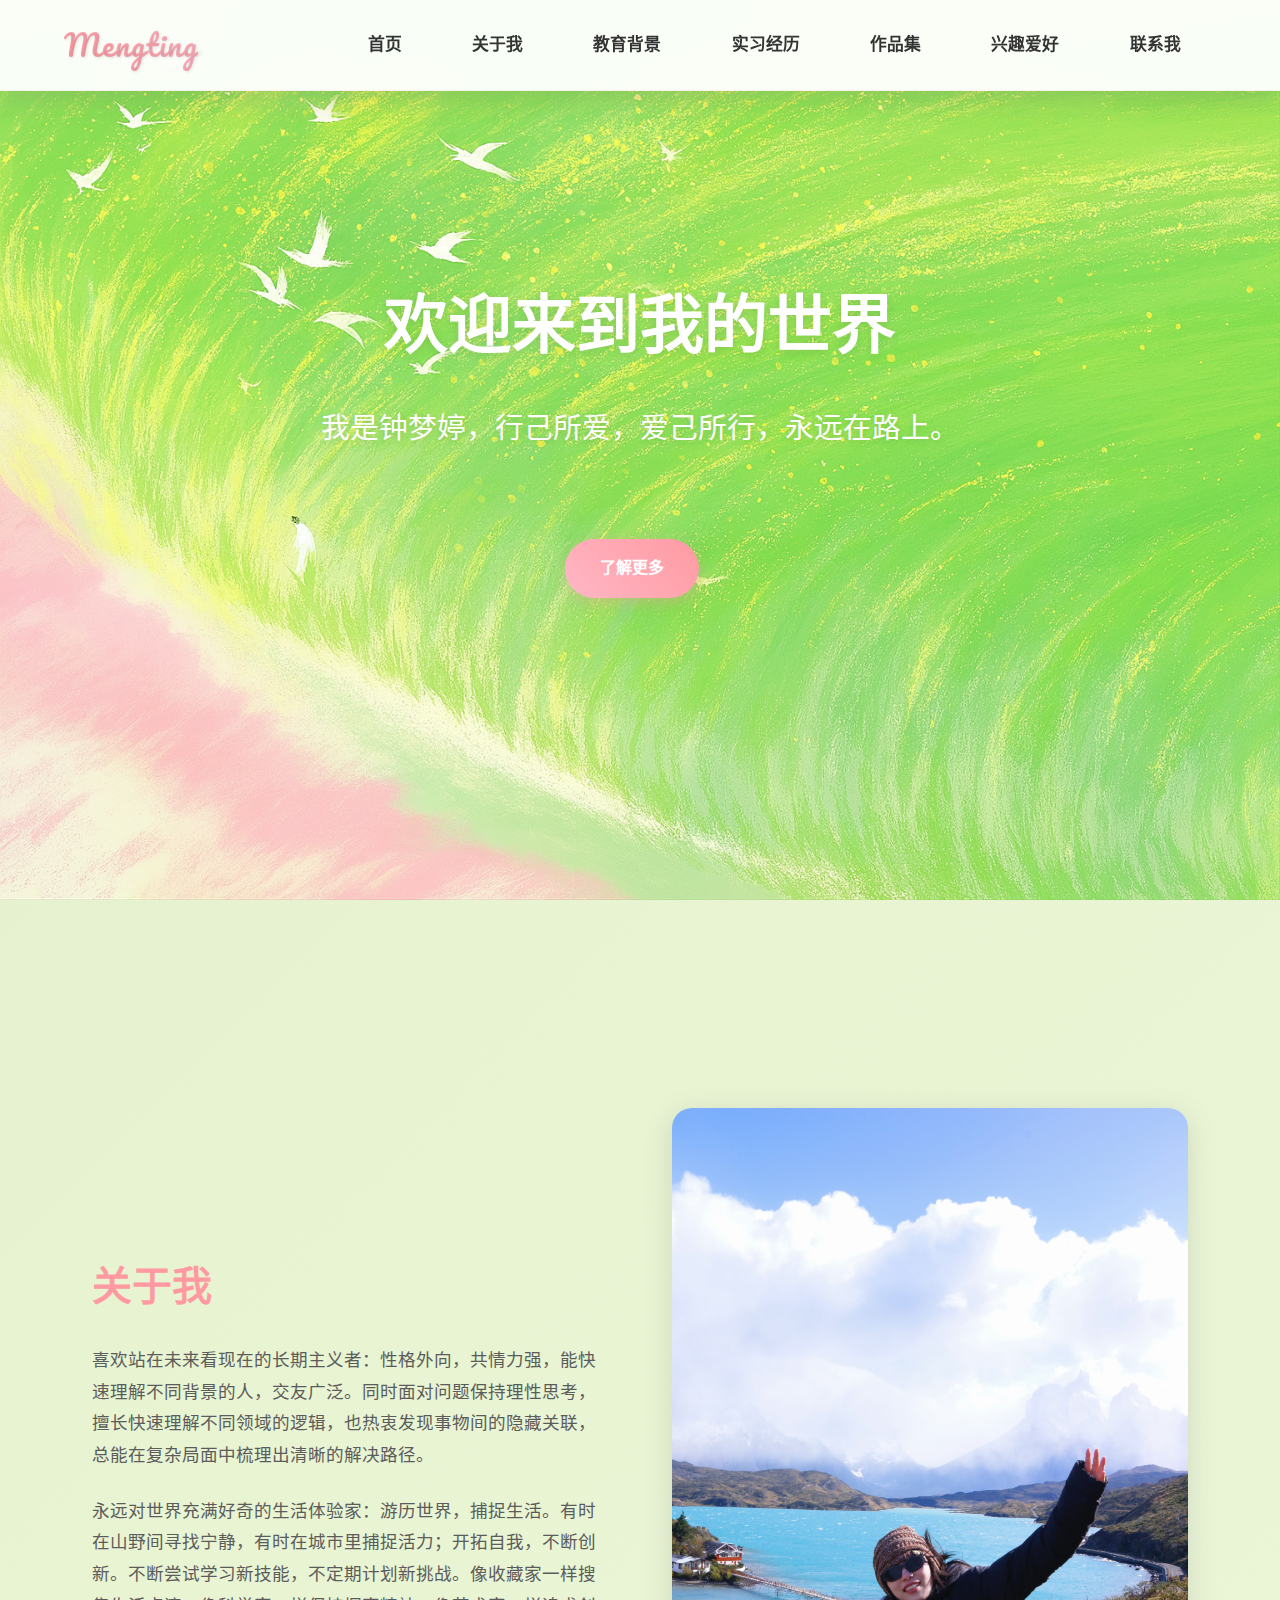
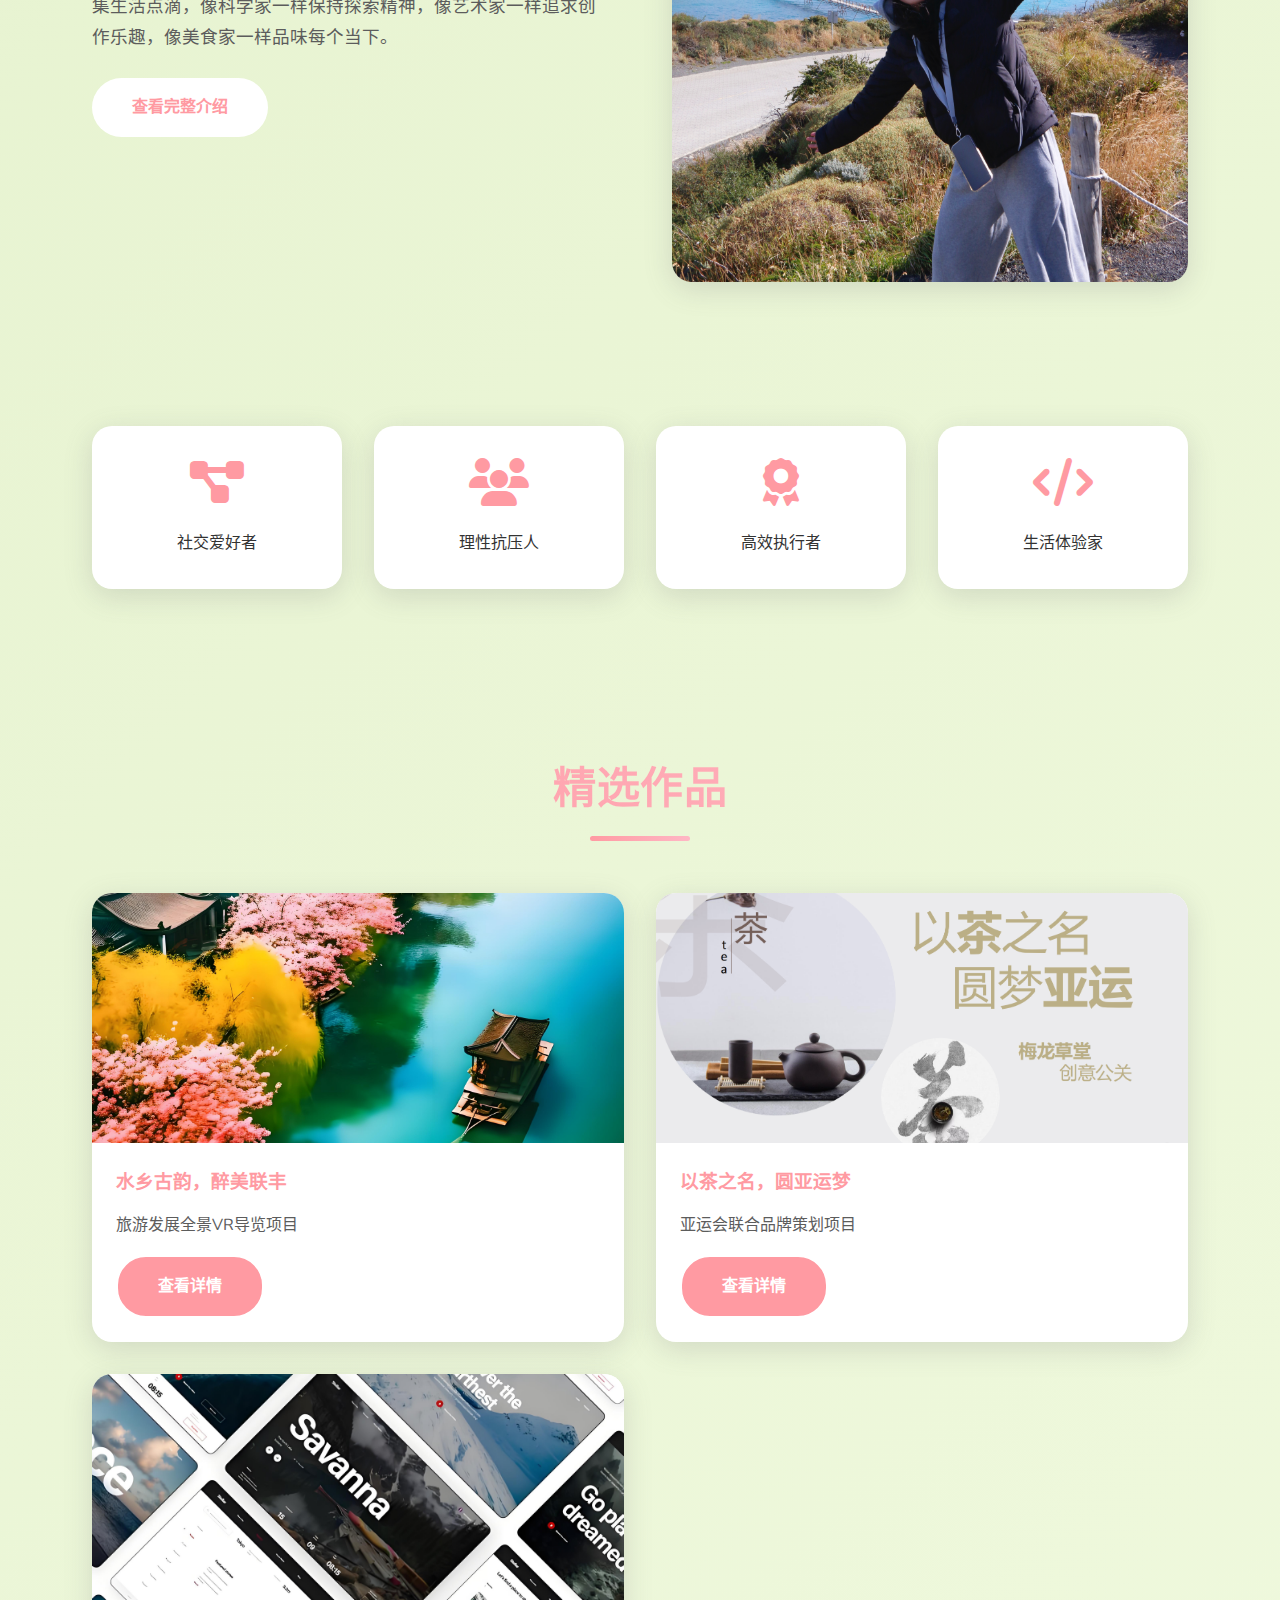
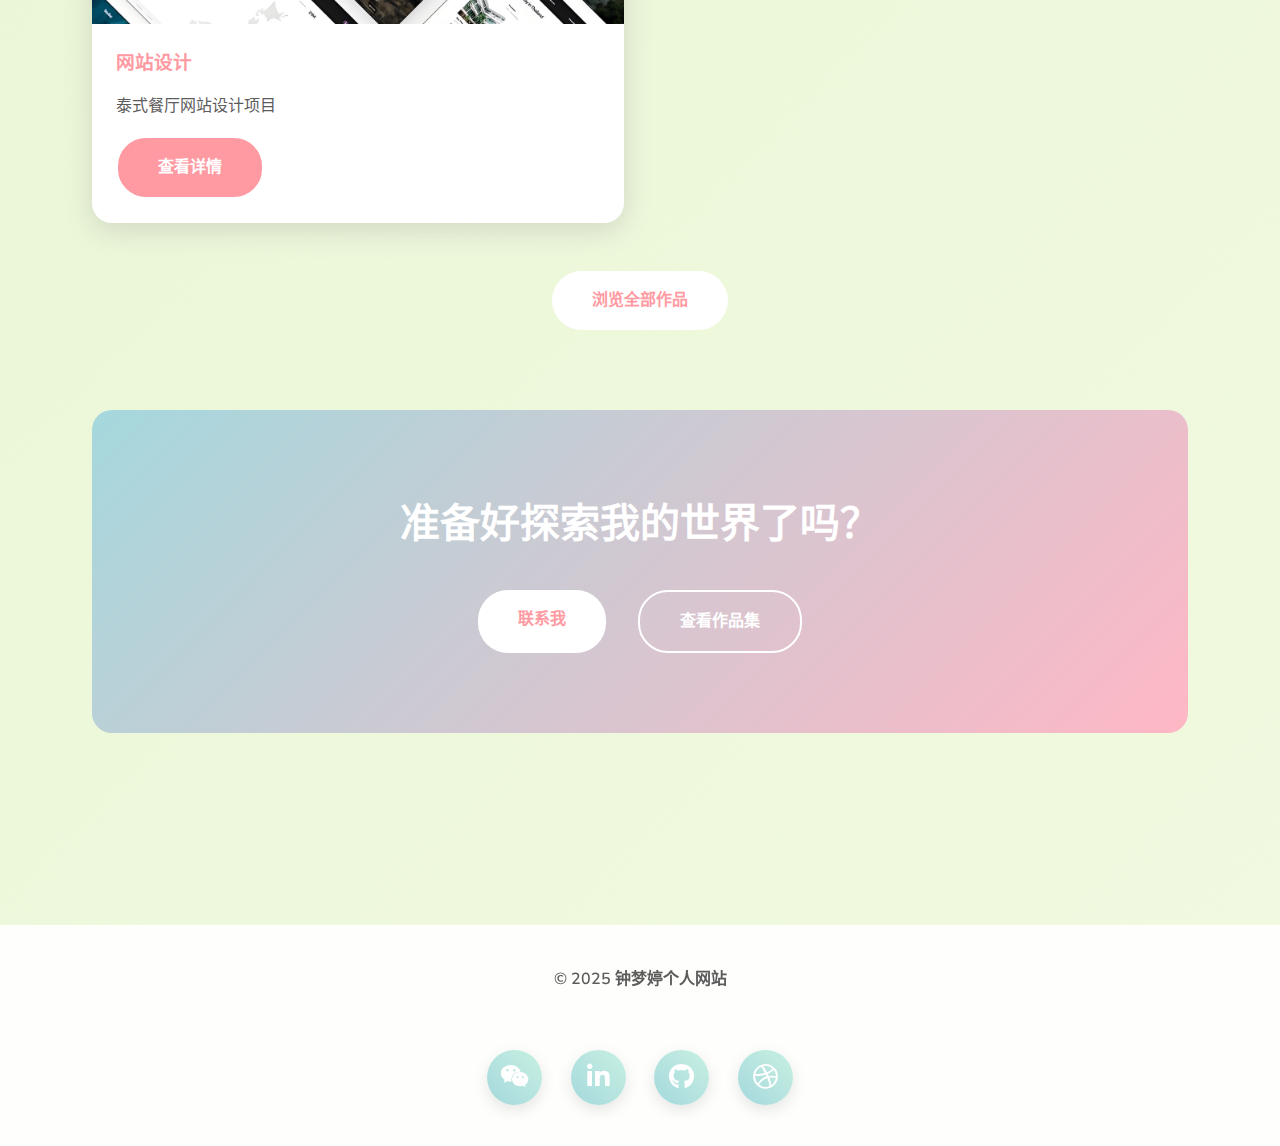
<file: index.html>
<!DOCTYPE html>
<html lang="zh-CN">
<head>
    <meta charset="UTF-8">
    <meta name="viewport" content="width=device-width, initial-scale=1.0">
    <title>首页</title>
    <link rel="stylesheet" href="https://cdnjs.cloudflare.com/ajax/libs/font-awesome/6.4.0/css/all.min.css">
    <link href="https://fonts.googleapis.com/css2?family=Nunito:wght@300;400;600;700&family=Pacifico&display=swap" rel="stylesheet">
    <link rel="stylesheet" href="css/style.css">
    <style>
        .bg {
            width: 100%;
            background: url('images/bg.png');
            background-position: center;
            background-size: 100% 100%;
        }
        .home-page {
            display: flex;
            flex-direction: column;
            align-items: center;
            justify-content: center;
            padding: 0;
        }

        .bg::before {
            content: '';
            position: absolute;
            top: 0;
            left: 0;
            width: 100%;
            height: 100vh;
            background: rgba(255, 255, 255, 0.15);
            z-index:0;
        }

        .hero-content {
            text-align: center;
            max-width: 800px;
            margin: 0 auto;
            padding: 2rem;
            position: relative;
            z-index: 2;
        }
        
        .hero-content h1 {
            font-size: 4rem;
            margin-bottom: 1.5rem;
            color: #FFF;
            text-shadow: 0 2px 10px rgba(0,0,0,0.1);
        }
        
        .hero-content .motto {
            font-size: 1.8rem;
            color:#FFF;
            margin-bottom: 2.5rem;
            text-shadow: 0 2px 6px rgba(0,0,0,0.1);
        }
        
        .intro-section {
            display: flex;
            align-items: center;
            gap: 4rem;
            margin: 5rem auto;
            max-width: 1200px;
        }
        
        .intro-text {
            flex: 1;
        }
        
        .intro-image {
            flex: 1;
            border-radius: 20px;
            overflow: hidden;
            box-shadow: var(--shadow);
            transition: transform 0.5s ease;
        }
        
        .intro-image:hover {
            transform: scale(1.03);
        }
        
        .intro-image img {
            width: 100%;
            height: auto;
            display: block;
        }
        
        .stats-section {
            padding: 4rem 0;
            margin: 4rem 0;
            /* backdrop-filter: blur(10px); */
        }
        
        .stats-container {
            display: grid;
            grid-template-columns: repeat(auto-fit, minmax(250px, 1fr));
            gap: 2rem;
            max-width: 1200px;
            margin: 0 auto;
        }
        
        .stat-card {
            background: white;
            border-radius: 20px;
            padding: 2rem;
            text-align: center;
            box-shadow: var(--shadow);
            transition: transform 0.3s ease;
        }
        
        .stat-card:hover {
            transform: translateY(-10px);
        }
        
        .stat-card i {
            font-size: 3rem;
            color: var(--light);
            margin-bottom: 1.5rem;
        }
        
        .featured-projects {
            max-width: 1200px;
            margin: 5rem auto;
        }
        
        .projects-grid {
            display: grid;
            grid-template-columns: repeat(auto-fit, minmax(350px, 1fr));
            gap: 2rem;
            margin-top: 3rem;
        }
        
        .project-card {
            background: white;
            border-radius: 20px;
            overflow: hidden;
            box-shadow: var(--shadow);
            transition: transform 0.3s ease;
        }
        
        .project-card:hover {
            transform: translateY(-10px);
        }
        
        .project-image {
            height: 250px;
            overflow: hidden;
        }
        
        .project-image img {
            width: 100%;
            height: 100%;
            object-fit: cover;
            transition: transform 0.5s ease;
        }
        
        .project-card:hover .project-image img {
            transform: scale(1.1);
        }
        
        .project-content {
            padding: 1.5rem;
        }
        
        .project-content h3 {
            color: var(--light);
            margin-bottom: 0.8rem;
        }
        
        .view-more {
            display: block;
            text-align: center;
            margin-top: 3rem;
        }
        
        .cta-section {
            background: linear-gradient(135deg, var(--primary) 0%, var(--accent) 100%);
            padding: 5rem 0;
            text-align: center;
            color: white;
            border-radius: 20px;
            margin: 5rem auto;
            max-width: 1200px;
        }
        
        .cta-content {
            max-width: 800px;
            margin: 0 auto;
        }
        
        .cta-buttons {
            display: flex;
            justify-content: center;
            gap: 2rem;
            margin-top: 2rem;
        }
        
        .btn {
            display: inline-block;
            padding: 1rem 2.5rem;
            border-radius: 30px;
            font-weight: 600;
            text-decoration: none;
            transition: all 0.3s ease;
        }
        
        .btn-primary {
            background: white;
            color: var(--light);
        }
        
        .btn-outline {
            border: 2px solid white;
            color: white;
        }
        
        .btn:hover {
            transform: translateY(-5px);
            box-shadow: 0 10px 20px rgba(0,0,0,0.1);
        }
    </style>
</head>
<body class="home-page">
    <!-- 导航 -->
    <nav>
        <div class="logo">Mengting</div>
        <ul class="nav-links">
            <li><a href="index.html" class="active">首页</a></li>
            <li><a href="about.html">关于我</a></li>
            <li><a href="education.html">教育背景</a></li>
            <li><a href="experience1.html">实习经历</a></li>
            <li><a href="portfolio.html">作品集</a></li>
            <li><a href="hobbies.html">兴趣爱好</a></li>
            <li><a href="contact.html">联系我</a></li>
        </ul>
    </nav>

    <!-- 首页内容 -->
    <section class="page bg" style="padding-top: 15rem;">
        <!-- Hero区域 -->
        <div class="hero">
            <div class="hero-content">
                <h1>欢迎来到我的世界</h1>
                <div class="motto">我是钟梦婷，行己所爱，爱己所行，永远在路上。</div>
                <a href="about.html" class="back-btn">了解更多</a>
            </div>
        </div>
    </section>
    
    <!-- 页面其他内容 -->
    <section class="page">
        <!-- 个人介绍 -->
        <div class="intro-section " id="about">
            <div class="intro-text">
                <h2 style="font-size: 2.5rem; color: var(--light); margin-bottom: 1.5rem;">关于我</h2>
                <p style="font-size: 1.1rem; margin-bottom: 1.5rem; line-height: 1.8;">
                    喜欢站在未来看现在的长期主义者：性格外向，共情力强，能快速理解不同背景的人，交友广泛。同时面对问题保持理性思考，擅长快速理解不同领域的逻辑，也热衷发现事物间的隐藏关联，总能在复杂局面中梳理出清晰的解决路径。
                </p>
                <p style="font-size: 1.1rem; margin-bottom: 1.5rem; line-height: 1.8;">
                    永远对世界充满好奇的生活体验家：游历世界，捕捉生活。有时在山野间寻找宁静，有时在城市里捕捉活力；开拓自我，不断创新。不断尝试学习新技能，不定期计划新挑战。像收藏家一样搜集生活点滴，像科学家一样保持探索精神，像艺术家一样追求创作乐趣，像美食家一样品味每个当下。
                </p>
                <a href="about.html" class="btn btn-primary">查看完整介绍</a>
            </div>
            <div class="intro-image">
                <img src="images/me.jpeg" alt="个人照片">
            </div>
        </div>
        
        <!-- 数据统计 -->
        <div class="stats-section">
            <div class="stats-container">
                <div class="stat-card">
                    <i class="fas fa-project-diagram"></i>
                    <div class="label">社交爱好者</div>
                </div>
                <div class="stat-card">
                    <i class="fas fa-users"></i>
                    <div class="label">理性抗压人</div>
                </div>
                <div class="stat-card">
                    <i class="fas fa-award"></i>
                    <div class="label">高效执行者</div>
                </div>
                <div class="stat-card">
                    <i class="fas fa-code"></i>
                    <div class="label">生活体验家</div>
                </div>
            </div>
        </div>
        
        <!-- 精选作品 -->
        <div class="featured-projects">
            <h2 class="section-title">精选作品</h2>
            <div class="projects-grid">
                <div class="project-card">
                    <div class="project-image">
                        <img src="images/zp2.jpg" />
                    </div>
                    <div class="project-content">
                        <h3>水乡古韵，醉美联丰</h3>
                        <p>旅游发展全景VR导览项目</p>
                        <a href="portfolio-detail1.html" class="btn btn-outline" style="margin-top: 1rem; background: var(--light); color: white;">查看详情</a>
                    </div>
                </div>
                
                <div class="project-card">
                    <div class="project-image">
                        <img src="images/zp.png" />
                    </div>
                    <div class="project-content">
                        <h3>以茶之名，圆亚运梦</h3>
                        <p>亚运会联合品牌策划项目</p>
                        <a href="portfolio-detail2.html" class="btn btn-outline" style="margin-top: 1rem; background: var(--light); color: white;">查看详情</a>
                    </div>
                </div>
                
                <div class="project-card">
                    <div class="project-image">
                        <img src="images/zp1.jpg" />
                    </div>
                    <div class="project-content">
                        <h3>网站设计</h3>
                        <p>泰式餐厅网站设计项目</p>
                        <a href="portfolio-detail3.html" class="btn btn-outline" style="margin-top: 1rem; background: var(--light); color: white;">查看详情</a>
                    </div>
                </div>
            </div>
            
            <div class="view-more">
                <a href="portfolio.html" class="btn btn-primary">浏览全部作品</a>
            </div>
        </div>
        
        <!-- CTA区域 -->
        <div class="cta-section">
            <h2 style="font-size: 2.5rem; margin-bottom: 1rem;">准备好探索我的世界了吗？</h2>
            <div class="cta-buttons">
                <a href="contact.html" class="btn btn-primary">联系我</a>
                <a href="portfolio.html" class="btn btn-outline">查看作品集</a>
            </div>
        </div>
    </section>

    <!-- 页脚 -->
    <footer>
        <p>© 2025 钟梦婷个人网站</p>
        <div class="social-links">
            <a href="#" class="social-link"><i class="fab fa-weixin"></i></a>
            <a href="#" class="social-link"><i class="fab fa-linkedin-in"></i></a>
            <a href="#" class="social-link"><i class="fab fa-github"></i></a>
            <a href="#" class="social-link"><i class="fab fa-dribbble"></i></a>
        </div>
    </footer>

    <script>
        // 滚动动画效果
        const observerOptions = {
            root: null,
            rootMargin: '0px',
            threshold: 0.1
        };

        const observer = new IntersectionObserver((entries) => {
            entries.forEach(entry => {
                if (entry.isIntersecting) {
                    entry.target.classList.add('in-view');
                }
            });
        }, observerOptions);

        // 观察所有需要动画的元素
        document.querySelectorAll('.stat-card, .project-card').forEach(item => {
            observer.observe(item);
        });
        
        // 浮动动画
        document.querySelectorAll('.floating-element').forEach((el, index) => {
            el.style.animationDelay = `${index * 2}s`;
        });
        
        // 导航滚动效果
        window.addEventListener('scroll', function() {
            const nav = document.querySelector('nav');
            if (window.scrollY > 50) {
                nav.classList.add('scrolled');
            } else {
                nav.classList.remove('scrolled');
            }
        });
    </script>
</body>
</html>
</file>
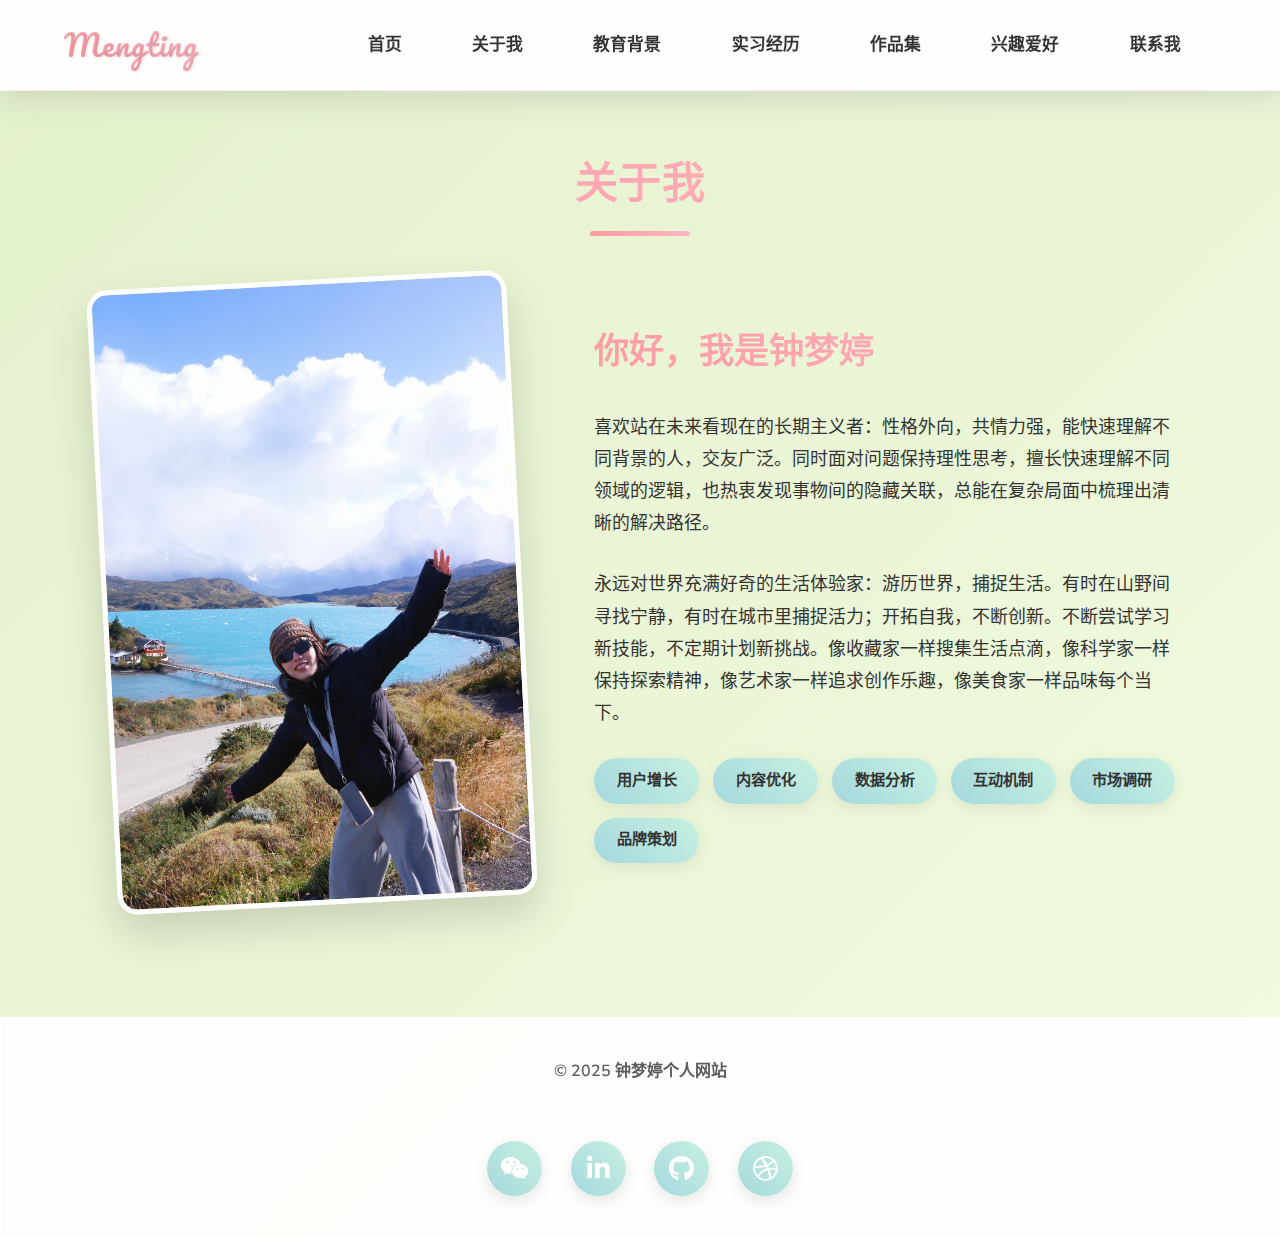
<file: about.html>
<!DOCTYPE html>
<html lang="zh-CN">
<head>
    <meta charset="UTF-8">
    <meta name="viewport" content="width=device-width, initial-scale=1.0">
    <title>关于我</title>
    <link rel="stylesheet" href="https://cdnjs.cloudflare.com/ajax/libs/font-awesome/6.4.0/css/all.min.css">
    <link href="https://fonts.googleapis.com/css2?family=Nunito:wght@300;400;600;700&family=Pacifico&display=swap" rel="stylesheet">
    <link rel="stylesheet" href="css/style.css">
</head>
<body>
    <!-- 导航 -->
    <nav>
        <div class="logo">Mengting</div>
        <ul class="nav-links">
            <li><a href="index.html">首页</a></li>
            <li><a href="about.html" class="active">关于我</a></li>
            <li><a href="education.html">教育背景</a></li>
            <li><a href="experience1.html">实习经历</a></li>
            <li><a href="portfolio.html">作品集</a></li>
            <li><a href="hobbies.html">兴趣爱好</a></li>
            <li><a href="contact.html">联系我</a></li>
        </ul>
    </nav>

    <!-- 关于我 -->
    <section class="page">
        <h2 class="section-title">关于我</h2>
        <div class="content">
            <div class="about-content">
                <div class="profile-img">
                    <img src="images/me.jpeg" alt="个人照片">
                </div>
                <div class="about-text">
                    <h2>你好，我是钟梦婷</h2>
                    <p>喜欢站在未来看现在的长期主义者：性格外向，共情力强，能快速理解不同背景的人，交友广泛。同时面对问题保持理性思考，擅长快速理解不同领域的逻辑，也热衷发现事物间的隐藏关联，总能在复杂局面中梳理出清晰的解决路径。</p>
                    <p>永远对世界充满好奇的生活体验家：游历世界，捕捉生活。有时在山野间寻找宁静，有时在城市里捕捉活力；开拓自我，不断创新。不断尝试学习新技能，不定期计划新挑战。像收藏家一样搜集生活点滴，像科学家一样保持探索精神，像艺术家一样追求创作乐趣，像美食家一样品味每个当下。</p>
                    
                    <div class="skills">
                        <div class="skill">用户增长</div>
                        <div class="skill">内容优化</div>
                        <div class="skill">数据分析</div>
                        <div class="skill">互动机制</div>
                        <div class="skill">市场调研</div>
                        <div class="skill">品牌策划</div>
                    </div>
                </div>
            </div>
        </div>
    </section>

    <!-- 页脚 -->
    <footer>
        <p>© 2025 钟梦婷个人网站</p>
        <div class="social-links">
            <a href="#" class="social-link"><i class="fab fa-weixin"></i></a>
            <a href="#" class="social-link"><i class="fab fa-linkedin-in"></i></a>
            <a href="#" class="social-link"><i class="fab fa-github"></i></a>
            <a href="#" class="social-link"><i class="fab fa-dribbble"></i></a>
        </div>
    </footer>
</body>
</html>
</file>
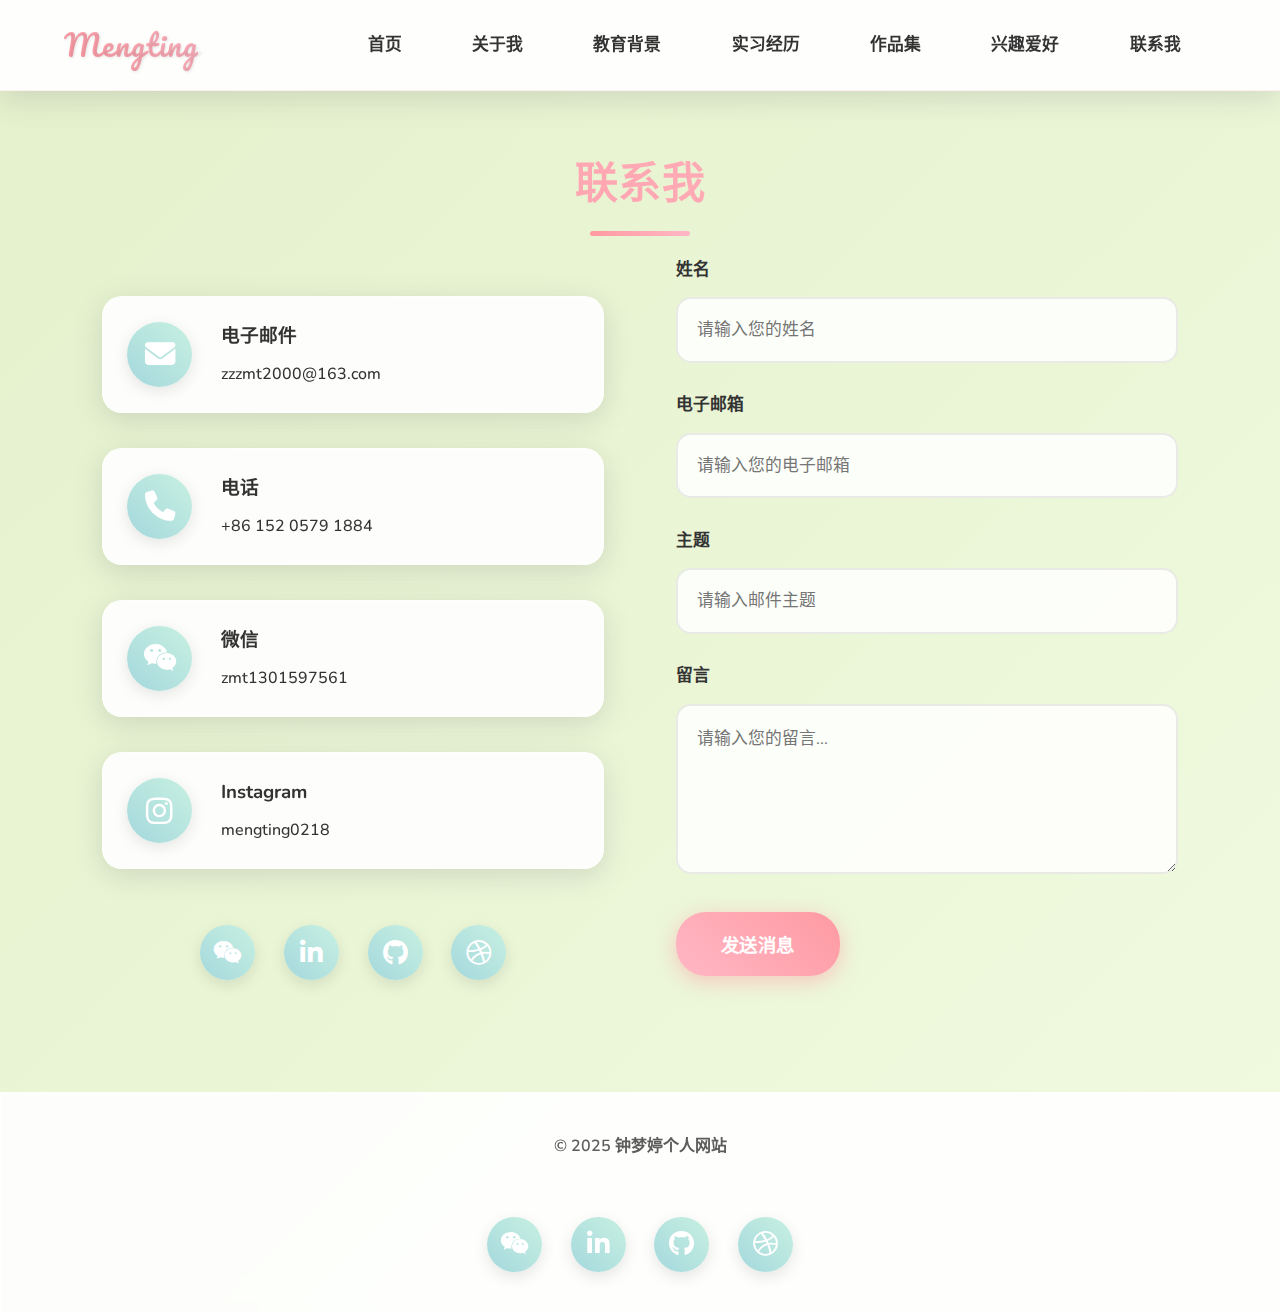
<file: contact.html>
<!DOCTYPE html>
<html lang="zh-CN">
<head>
    <meta charset="UTF-8">
    <meta name="viewport" content="width=device-width, initial-scale=1.0">
    <title>联系我</title>
    <link rel="stylesheet" href="https://cdnjs.cloudflare.com/ajax/libs/font-awesome/6.4.0/css/all.min.css">
    <link href="https://fonts.googleapis.com/css2?family=Nunito:wght@300;400;600;700&family=Pacifico&display=swap" rel="stylesheet">
    <link rel="stylesheet" href="css/style.css">
</head>
<body>
    <!-- 导航 -->
    <nav>
        <div class="logo">Mengting</div>
        <ul class="nav-links">
            <li><a href="index.html">首页</a></li>
            <li><a href="about.html">关于我</a></li>
            <li><a href="education.html">教育背景</a></li>
            <li><a href="experience1.html">实习经历</a></li>
            <li><a href="portfolio.html">作品集</a></li>
            <li><a href="hobbies.html">兴趣爱好</a></li>
            <li><a href="contact.html" class="active">联系我</a></li>
        </ul>
    </nav>

    <!-- 联系我 -->
    <section class="page">
        <h2 class="section-title">联系我</h2>
        <div class="content">
            <div class="contact-container">
                <div class="contact-info">
                    <div class="info-item">
                        <div class="info-icon">
                            <i class="fas fa-envelope"></i>
                        </div>
                        <div class="info-text">
                            <h3>电子邮件</h3>
                            <p>zzzmt2000@163.com</p>
                        </div>
                    </div>
                    
                    <div class="info-item">
                        <div class="info-icon">
                            <i class="fas fa-phone"></i>
                        </div>
                        <div class="info-text">
                            <h3>电话</h3>
                            <p>+86 152 0579 1884</p>
                        </div>
                    </div>
                    
                    <div class="info-item">
                        <div class="info-icon">
                            <i class="fab fa-weixin"></i>
                        </div>
                        <div class="info-text">
                            <h3>微信</h3>
                            <p>zmt1301597561</p>
                        </div>
                    </div>

                    <div class="info-item">
                        <div class="info-icon">
                            <i class="fab fa-instagram"></i>
                        </div>
                        <div class="info-text">
                            <h3>Instagram</h3>
                            <p>mengting0218</p>
                        </div>
                    </div>
                    
                    <div class="social-links">
                        <a href="#" class="social-link"><i class="fab fa-weixin"></i></a>
                        <a href="#" class="social-link"><i class="fab fa-linkedin-in"></i></a>
                        <a href="#" class="social-link"><i class="fab fa-github"></i></a>
                        <a href="#" class="social-link"><i class="fab fa-dribbble"></i></a>
                    </div>
                </div>
                
                <div class="contact-form">
                    <div class="form-group">
                        <label for="name">姓名</label>
                        <input type="text" id="name" placeholder="请输入您的姓名">
                    </div>
                    
                    <div class="form-group">
                        <label for="email">电子邮箱</label>
                        <input type="email" id="email" placeholder="请输入您的电子邮箱">
                    </div>
                    
                    <div class="form-group">
                        <label for="subject">主题</label>
                        <input type="text" id="subject" placeholder="请输入邮件主题">
                    </div>
                    
                    <div class="form-group">
                        <label for="message">留言</label>
                        <textarea id="message" placeholder="请输入您的留言..."></textarea>
                    </div>
                    
                    <button class="submit-btn">发送消息</button>
                </div>
            </div>
        </div>
    </section>

    <!-- 页脚 -->
    <footer>
        <p>© 2025 钟梦婷个人网站</p>
        <div class="social-links">
            <a href="#" class="social-link"><i class="fab fa-weixin"></i></a>
            <a href="#" class="social-link"><i class="fab fa-linkedin-in"></i></a>
            <a href="#" class="social-link"><i class="fab fa-github"></i></a>
            <a href="#" class="social-link"><i class="fab fa-dribbble"></i></a>
        </div>
    </footer>

    <script>
        // 表单提交
        document.querySelector('.submit-btn').addEventListener('click', function() {
            const name = document.getElementById('name').value;
            const email = document.getElementById('email').value;
            const subject = document.getElementById('subject').value;
            const message = document.getElementById('message').value;
            
            if(name && email && subject && message) {
                alert('消息已发送！我会尽快回复您。');
                document.getElementById('name').value = '';
                document.getElementById('email').value = '';
                document.getElementById('subject').value = '';
                document.getElementById('message').value = '';
            } else {
                alert('请填写所有字段！');
            }
        });
    </script>
</body>
</html>
</file>
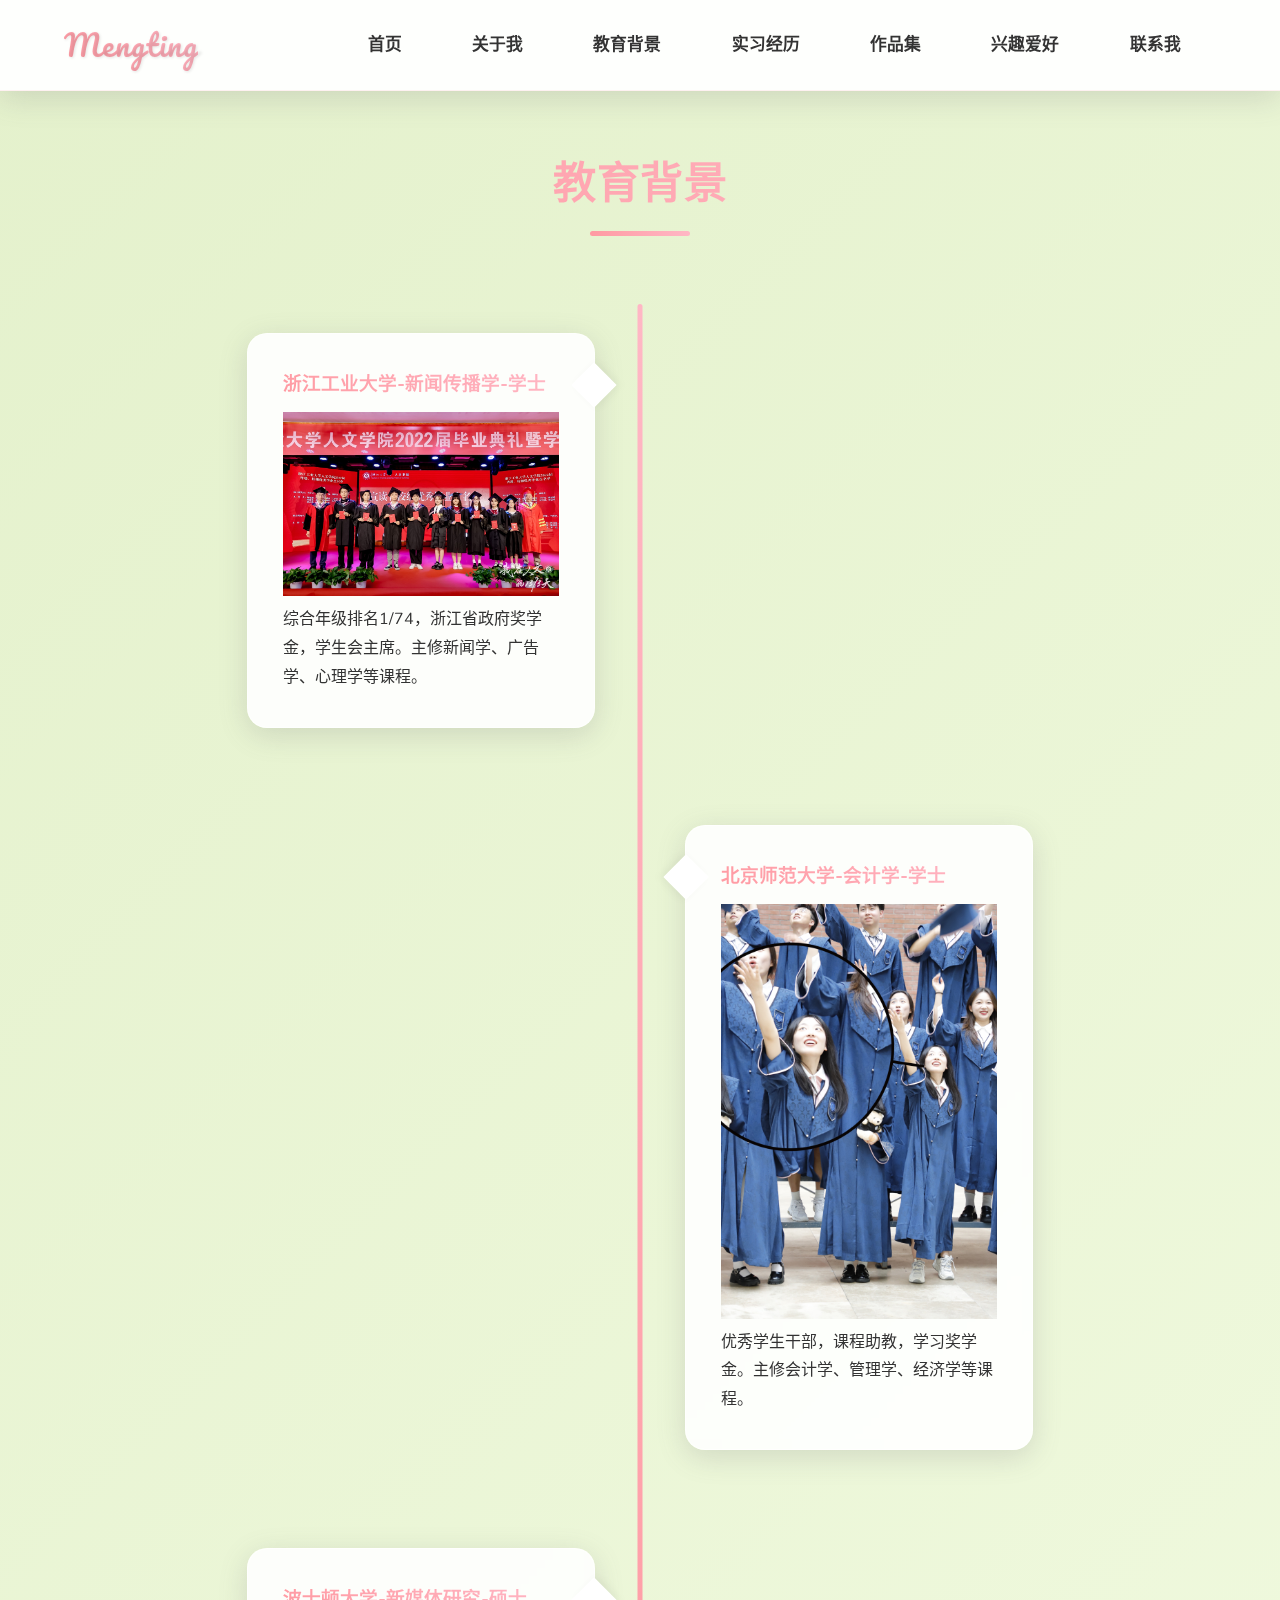
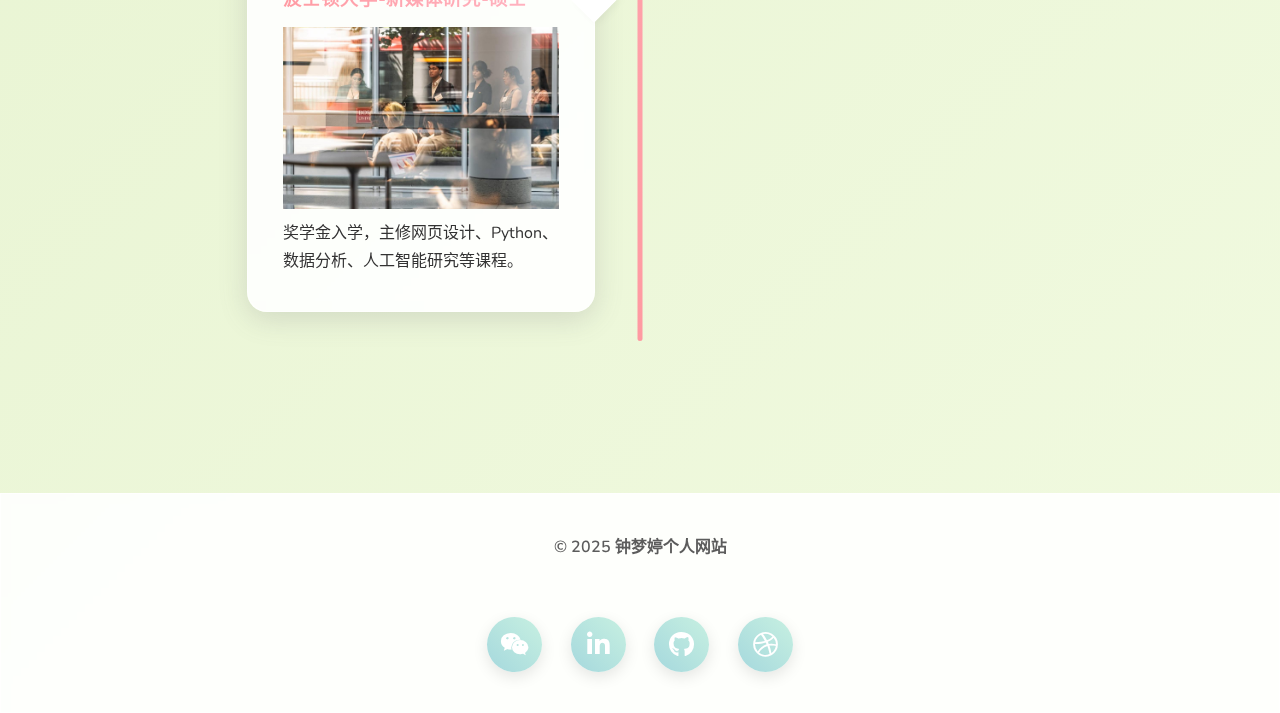
<file: education.html>
<!DOCTYPE html>
<html lang="zh-CN">
<head>
    <meta charset="UTF-8">
    <meta name="viewport" content="width=device-width, initial-scale=1.0">
    <title>教育背景</title>
    <link rel="stylesheet" href="https://cdnjs.cloudflare.com/ajax/libs/font-awesome/6.4.0/css/all.min.css">
    <link href="https://fonts.googleapis.com/css2?family=Nunito:wght@300;400;600;700&family=Pacifico&display=swap" rel="stylesheet">
    <link rel="stylesheet" href="css/style.css">
</head>
<body>
    <!-- 导航 -->
    <nav>
        <div class="logo">Mengting</div>
        <ul class="nav-links">
            <li><a href="index.html">首页</a></li>
            <li><a href="about.html">关于我</a></li>
            <li><a href="education.html" class="active">教育背景</a></li>
            <li><a href="experience1.html">实习经历</a></li>
            <li><a href="portfolio.html">作品集</a></li>
            <li><a href="hobbies.html">兴趣爱好</a></li>
            <li><a href="contact.html">联系我</a></li>
        </ul>
    </nav>

    <!-- 教育背景 -->
    <section class="page">
        <h2 class="section-title">教育背景</h2>
        <div class="content">
            <div class="timeline">
                <div class="timeline-item">
                    <div class="timeline-content">
                        <h3>浙江工业大学-新闻传播学-学士</h3>
                        <img src="images/zjgy.jpeg" />
                        <p>综合年级排名1/74，浙江省政府奖学金，学生会主席。主修新闻学、广告学、心理学等课程。</p>
                    </div>
                </div>
                <div class="timeline-item">
                    <div class="timeline-content">
                        <h3>北京师范大学-会计学-学士</h3>
                        <img src="images/bjsf.jpeg" />
                        <p>优秀学生干部，课程助教，学习奖学金。主修会计学、管理学、经济学等课程。</p>
                    </div>
                </div>
                <div class="timeline-item">
                    <div class="timeline-content">
                        <h3>波士顿大学-新媒体研究-硕士</h3>
                        <img src="images/bsd.jpeg" />
                        <p>奖学金入学，主修网页设计、Python、数据分析、人工智能研究等课程。</p>
                    </div>
                </div>
            </div>
        </div>
    </section>

    <!-- 页脚 -->
    <footer>
        <p>© 2025 钟梦婷个人网站</p>
        <div class="social-links">
            <a href="#" class="social-link"><i class="fab fa-weixin"></i></a>
            <a href="#" class="social-link"><i class="fab fa-linkedin-in"></i></a>
            <a href="#" class="social-link"><i class="fab fa-github"></i></a>
            <a href="#" class="social-link"><i class="fab fa-dribbble"></i></a>
        </div>
    </footer>
</body>
</html>
</file>
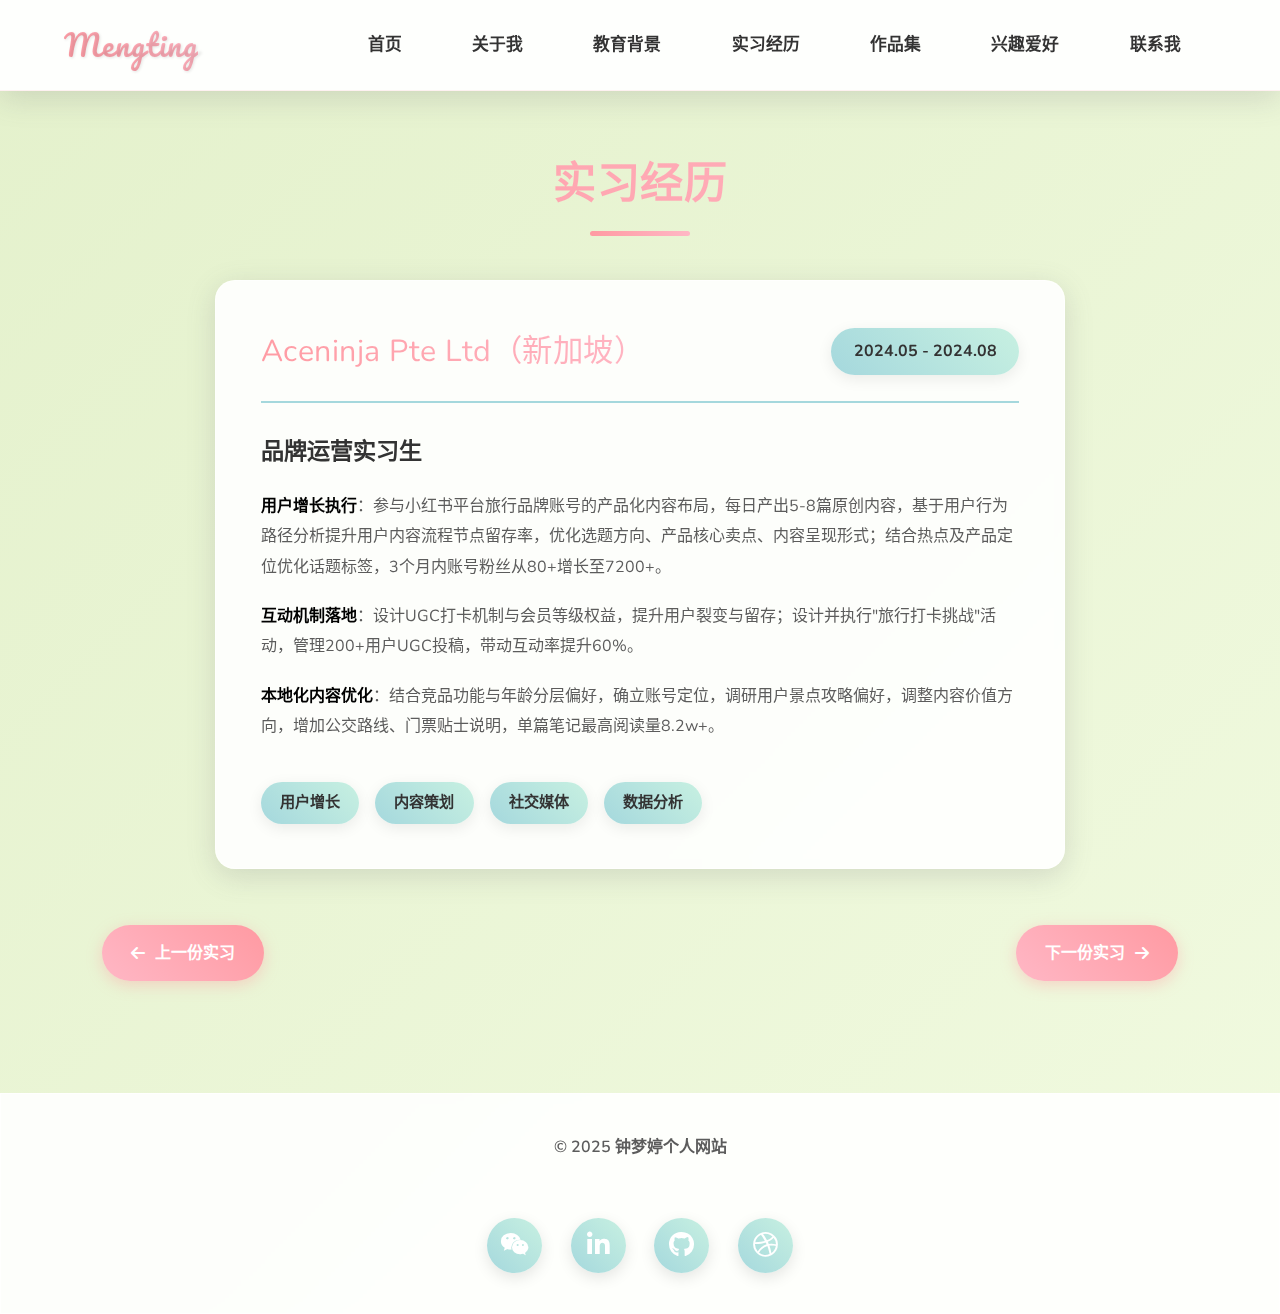
<file: experience1.html>
<!DOCTYPE html>
<html lang="zh-CN">
<head>
    <meta charset="UTF-8">
    <meta name="viewport" content="width=device-width, initial-scale=1.0">
    <title>实习经历</title>
    <link rel="stylesheet" href="https://cdnjs.cloudflare.com/ajax/libs/font-awesome/6.4.0/css/all.min.css">
    <link href="https://fonts.googleapis.com/css2?family=Nunito:wght@300;400;600;700&family=Pacifico&display=swap" rel="stylesheet">
    <link rel="stylesheet" href="css/style.css">
</head>
<body>
    <!-- 导航 -->
    <nav>
        <div class="logo">Mengting</div>
        <ul class="nav-links">
            <li><a href="index.html">首页</a></li>
            <li><a href="about.html">关于我</a></li>
            <li><a href="education.html">教育背景</a></li>
            <li><a href="experience1.html" class="active">实习经历</a></li>
            <li><a href="portfolio.html">作品集</a></li>
            <li><a href="hobbies.html">兴趣爱好</a></li>
            <li><a href="contact.html">联系我</a></li>
        </ul>
    </nav>

    <!-- 实习经历 -->
    <section class="page">
        <h2 class="section-title">实习经历</h2>
        <div class="content">
            <div class="experience-container">
                <div class="exp-header">
                    <div class="exp-company">Aceninja Pte Ltd（新加坡）</div>
                    <div class="exp-date">2024.05 - 2024.08</div>
                </div>
                <h3 class="exp-position">品牌运营实习生</h3>
                <div class="exp-description">
                    <p><span style="color: #000;font-weight: bold;">用户增长执行</span>：参与小红书平台旅行品牌账号的产品化内容布局，每日产出5-8篇原创内容，基于用户行为路径分析提升用户内容流程节点留存率，优化选题方向、产品核心卖点、内容呈现形式；结合热点及产品定位优化话题标签，3个月内账号粉丝从80+增长至7200+。</p>
                    <p><span style="color: #000;font-weight: bold;">互动机制落地</span>：设计UGC打卡机制与会员等级权益，提升用户裂变与留存；设计并执行"旅行打卡挑战"活动，管理200+用户UGC投稿，带动互动率提升60%。</p>
                    <p><span style="color: #000;font-weight: bold;">本地化内容优化</span>：结合竞品功能与年龄分层偏好，确立账号定位，调研用户景点攻略偏好，调整内容价值方向，增加公交路线、门票贴士说明，单篇笔记最高阅读量8.2w+。</p>
                </div>
                
                <div class="exp-skills">
                    <div class="exp-skill">用户增长</div>
                    <div class="exp-skill">内容策划</div>
                    <div class="exp-skill">社交媒体</div>
                    <div class="exp-skill">数据分析</div>
                </div>
            </div>
            
            <div class="exp-nav">
                <a href="experience3.html" class="exp-btn"><i class="fas fa-arrow-left"></i> 上一份实习</a>
                <a href="experience2.html" class="exp-btn">下一份实习 <i class="fas fa-arrow-right"></i></a>
            </div>
        </div>
    </section>

    <!-- 页脚 -->
    <footer>
        <p>© 2025 钟梦婷个人网站</p>
        <div class="social-links">
            <a href="#" class="social-link"><i class="fab fa-weixin"></i></a>
            <a href="#" class="social-link"><i class="fab fa-linkedin-in"></i></a>
            <a href="#" class="social-link"><i class="fab fa-github"></i></a>
            <a href="#" class="social-link"><i class="fab fa-dribbble"></i></a>
        </div>
    </footer>
</body>
</html>
</file>
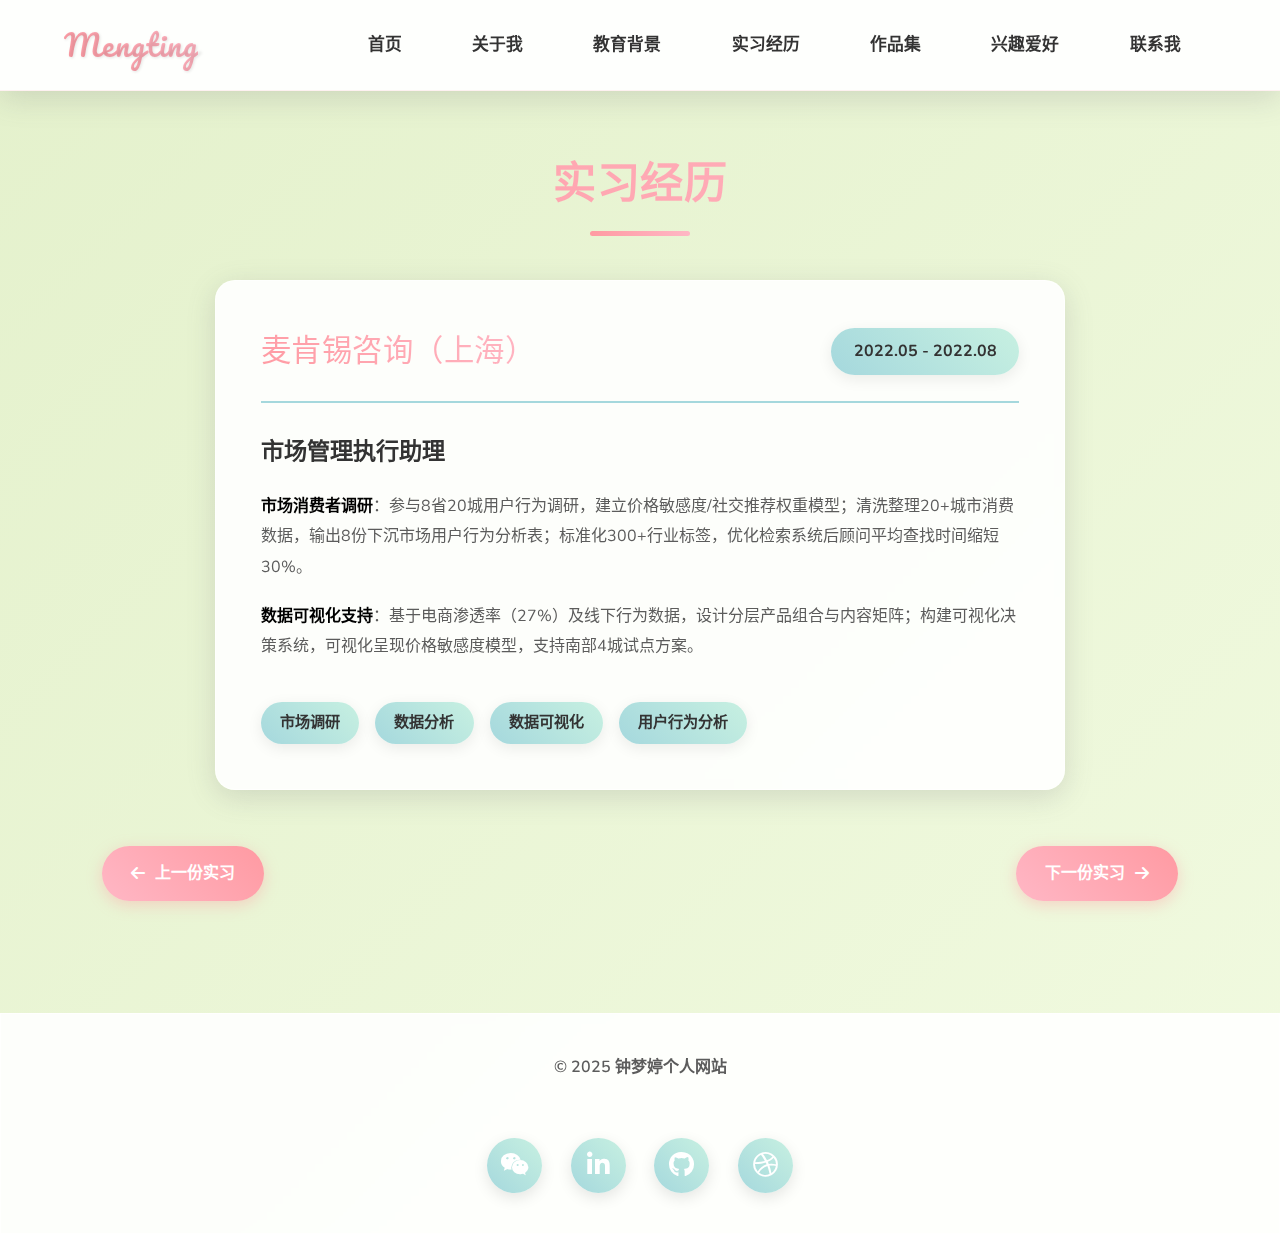
<file: experience2.html>
<!DOCTYPE html>
<html lang="zh-CN">
<head>
    <meta charset="UTF-8">
    <meta name="viewport" content="width=device-width, initial-scale=1.0">
    <title>实习经历</title>
    <link rel="stylesheet" href="https://cdnjs.cloudflare.com/ajax/libs/font-awesome/6.4.0/css/all.min.css">
    <link href="https://fonts.googleapis.com/css2?family=Nunito:wght@300;400;600;700&family=Pacifico&display=swap" rel="stylesheet">
    <link rel="stylesheet" href="css/style.css">
</head>
<body>
    <!-- 导航 -->
    <nav>
        <div class="logo">Mengting</div>
        <ul class="nav-links">
            <li><a href="index.html">首页</a></li>
            <li><a href="about.html">关于我</a></li>
            <li><a href="education.html">教育背景</a></li>
            <li><a href="experience1.html" class="active">实习经历</a></li>
            <li><a href="portfolio.html">作品集</a></li>
            <li><a href="hobbies.html">兴趣爱好</a></li>
            <li><a href="contact.html">联系我</a></li>
        </ul>
    </nav>

    <!-- 实习经历 -->
    <section class="page">
        <h2 class="section-title">实习经历</h2>
        <div class="content">
            <div class="experience-container">
                <div class="exp-header">
                    <div class="exp-company">麦肯锡咨询（上海）</div>
                    <div class="exp-date">2022.05 - 2022.08</div>
                </div>
                <h3 class="exp-position">市场管理执行助理</h3>
                <div class="exp-description">
                    <p><span style="color: #000;font-weight: bold;">市场消费者调研</span>：参与8省20城用户行为调研，建立价格敏感度/社交推荐权重模型；清洗整理20+城市消费数据，输出8份下沉市场用户行为分析表；标准化300+行业标签，优化检索系统后顾问平均查找时间缩短30%。</p>
                    <p><span style="color: #000;font-weight: bold;">数据可视化支持</span>：基于电商渗透率（27%）及线下行为数据，设计分层产品组合与内容矩阵；构建可视化决策系统，可视化呈现价格敏感度模型，支持南部4城试点方案。</p>
                </div>
                
                <div class="exp-skills">
                    <div class="exp-skill">市场调研</div>
                    <div class="exp-skill">数据分析</div>
                    <div class="exp-skill">数据可视化</div>
                    <div class="exp-skill">用户行为分析</div>
                </div>
            </div>
            
            <div class="exp-nav">
                <a href="experience1.html" class="exp-btn"><i class="fas fa-arrow-left"></i> 上一份实习</a>
                <a href="experience3.html" class="exp-btn">下一份实习 <i class="fas fa-arrow-right"></i></a>
            </div>
        </div>
    </section>

    <!-- 页脚 -->
    <footer>
        <p>© 2025 钟梦婷个人网站</p>
        <div class="social-links">
            <a href="#" class="social-link"><i class="fab fa-weixin"></i></a>
            <a href="#" class="social-link"><i class="fab fa-linkedin-in"></i></a>
            <a href="#" class="social-link"><i class="fab fa-github"></i></a>
            <a href="#" class="social-link"><i class="fab fa-dribbble"></i></a>
        </div>
    </footer>
</body>
</html>
</file>
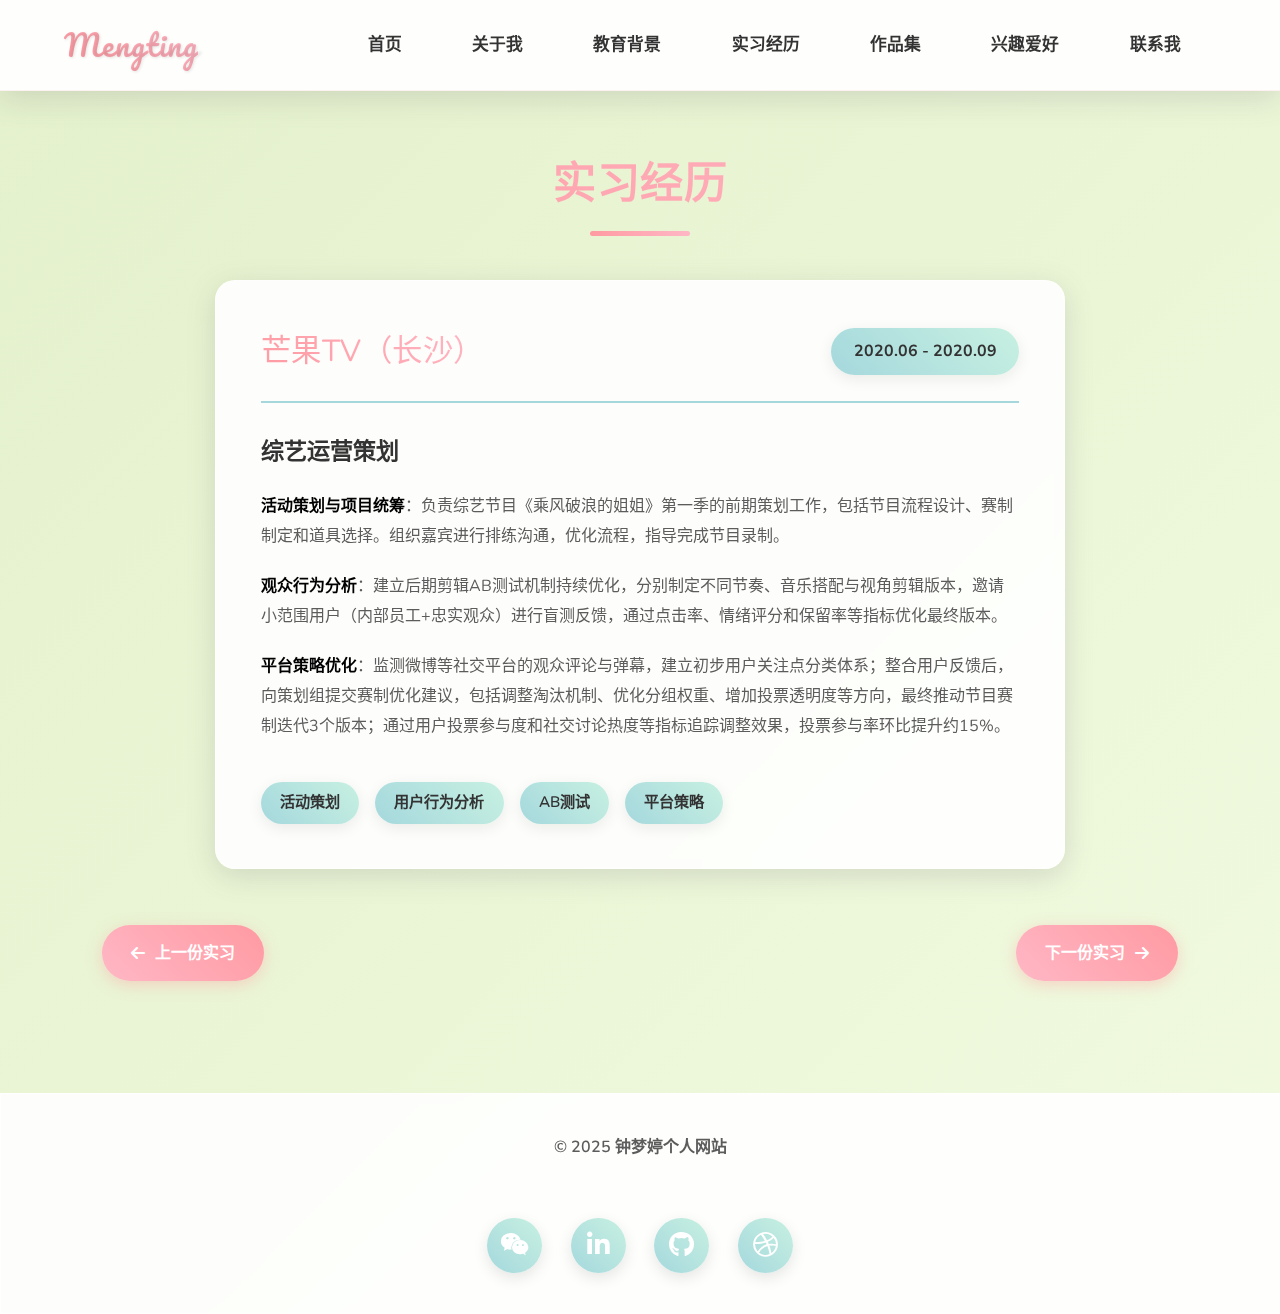
<file: experience3.html>
<!DOCTYPE html>
<html lang="zh-CN">
<head>
    <meta charset="UTF-8">
    <meta name="viewport" content="width=device-width, initial-scale=1.0">
    <title>实习经历</title>
    <link rel="stylesheet" href="https://cdnjs.cloudflare.com/ajax/libs/font-awesome/6.4.0/css/all.min.css">
    <link href="https://fonts.googleapis.com/css2?family=Nunito:wght@300;400;600;700&family=Pacifico&display=swap" rel="stylesheet">
    <link rel="stylesheet" href="css/style.css">
</head>
<body>
    <!-- 导航 -->
    <nav>
        <div class="logo">Mengting</div>
        <ul class="nav-links">
            <li><a href="index.html">首页</a></li>
            <li><a href="about.html">关于我</a></li>
            <li><a href="education.html">教育背景</a></li>
            <li><a href="experience1.html" class="active">实习经历</a></li>
            <li><a href="portfolio.html">作品集</a></li>
            <li><a href="hobbies.html">兴趣爱好</a></li>
            <li><a href="contact.html">联系我</a></li>
        </ul>
    </nav>

    <!-- 实习经历 -->
    <section class="page">
        <h2 class="section-title">实习经历</h2>
        <div class="content">
            <div class="experience-container">
                <div class="exp-header">
                    <div class="exp-company">芒果TV（长沙）</div>
                    <div class="exp-date">2020.06 - 2020.09</div>
                </div>
                <h3 class="exp-position">综艺运营策划</h3>
                <div class="exp-description">
                    <p><span style="color: #000;font-weight: bold;">活动策划与项目统筹</span>：负责综艺节目《乘风破浪的姐姐》第一季的前期策划工作，包括节目流程设计、赛制制定和道具选择。组织嘉宾进行排练沟通，优化流程，指导完成节目录制。</p>
                    <p><span style="color: #000;font-weight: bold;">观众行为分析</span>：建立后期剪辑AB测试机制持续优化，分别制定不同节奏、音乐搭配与视角剪辑版本，邀请小范围用户（内部员工+忠实观众）进行盲测反馈，通过点击率、情绪评分和保留率等指标优化最终版本。</p>
                    <p><span style="color: #000;font-weight: bold;">平台策略优化</span>：监测微博等社交平台的观众评论与弹幕，建立初步用户关注点分类体系；整合用户反馈后，向策划组提交赛制优化建议，包括调整淘汰机制、优化分组权重、增加投票透明度等方向，最终推动节目赛制迭代3个版本；通过用户投票参与度和社交讨论热度等指标追踪调整效果，投票参与率环比提升约15%。</p>
                </div>
                
                <div class="exp-skills">
                    <div class="exp-skill">活动策划</div>
                    <div class="exp-skill">用户行为分析</div>
                    <div class="exp-skill">AB测试</div>
                    <div class="exp-skill">平台策略</div>
                </div>
            </div>
            
            <div class="exp-nav">
                <a href="experience2.html" class="exp-btn"><i class="fas fa-arrow-left"></i> 上一份实习</a>
                <a href="experience1.html" class="exp-btn">下一份实习 <i class="fas fa-arrow-right"></i></a>
            </div>
        </div>
    </section>

    <!-- 页脚 -->
    <footer>
        <p>© 2025 钟梦婷个人网站</p>
        <div class="social-links">
            <a href="#" class="social-link"><i class="fab fa-weixin"></i></a>
            <a href="#" class="social-link"><i class="fab fa-linkedin-in"></i></a>
            <a href="#" class="social-link"><i class="fab fa-github"></i></a>
            <a href="#" class="social-link"><i class="fab fa-dribbble"></i></a>
        </div>
    </footer>
</body>
</html>
</file>
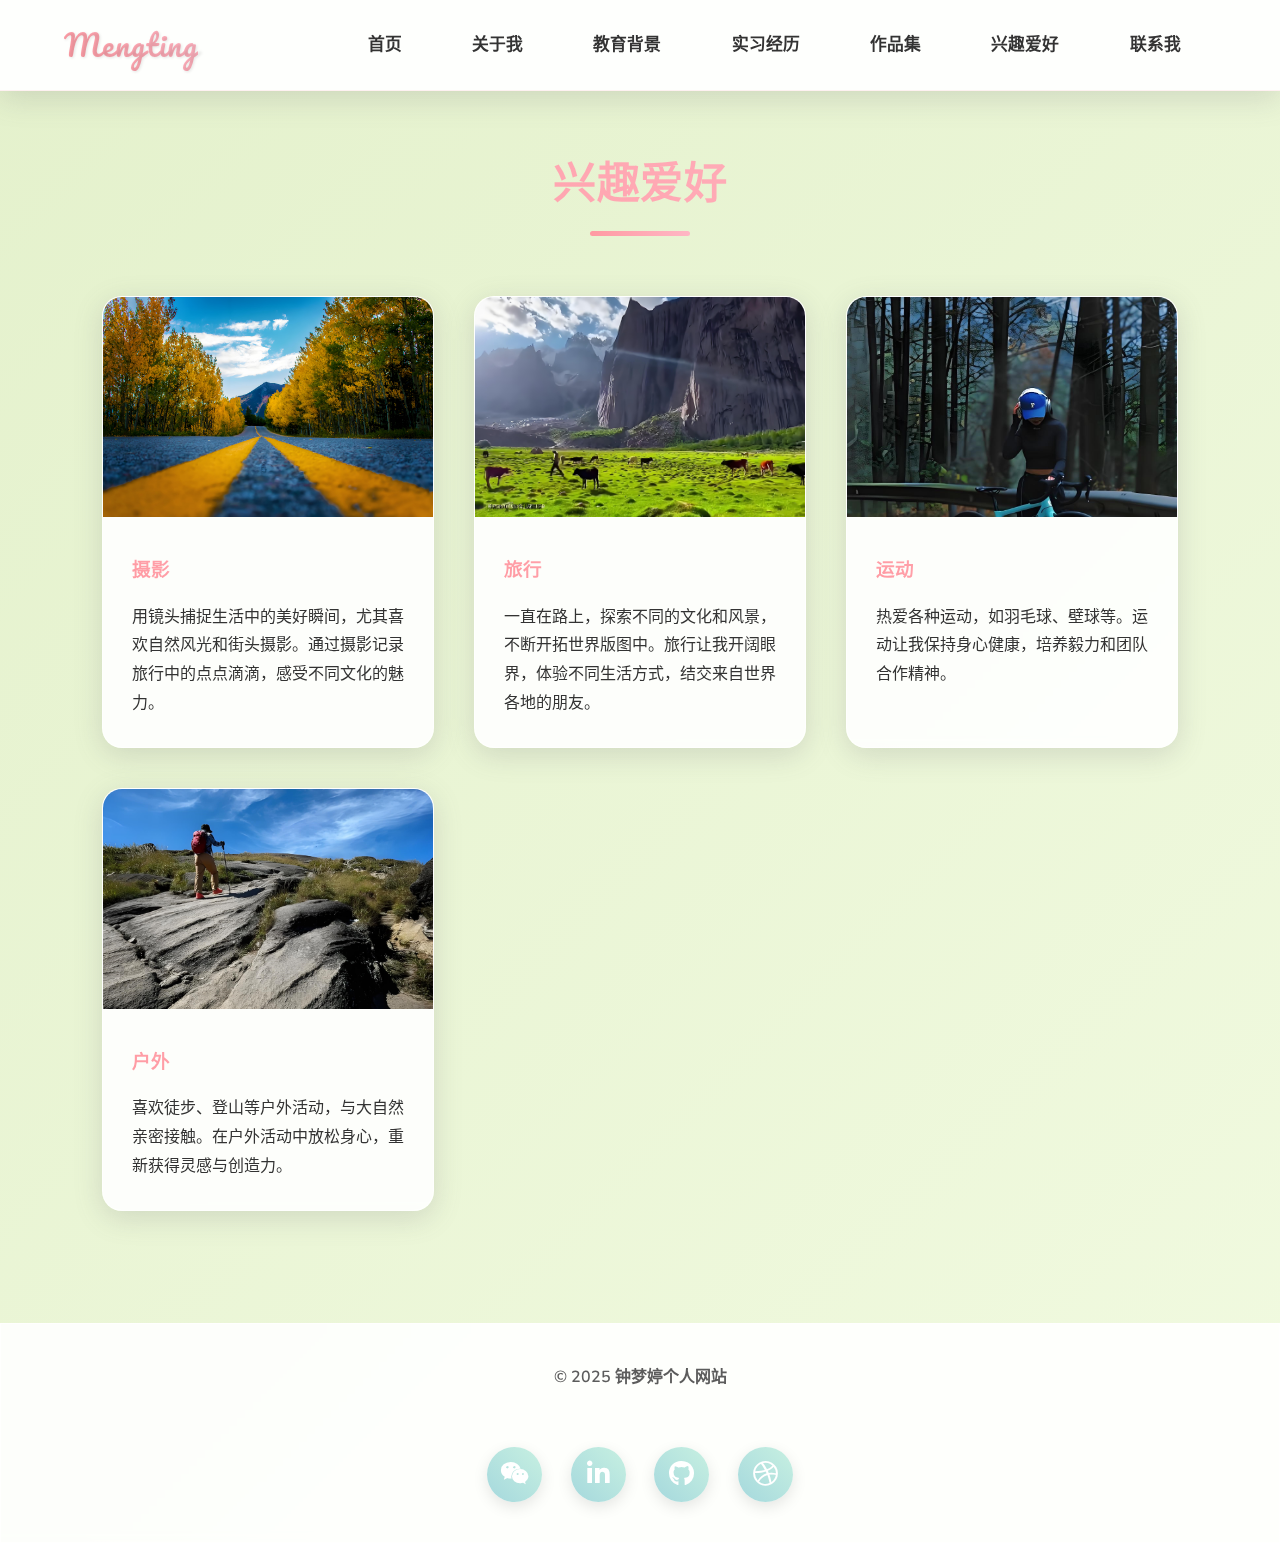
<file: hobbies.html>
<!DOCTYPE html>
<html lang="zh-CN">
<head>
    <meta charset="UTF-8">
    <meta name="viewport" content="width=device-width, initial-scale=1.0">
    <title>兴趣爱好</title>
    <link rel="stylesheet" href="https://cdnjs.cloudflare.com/ajax/libs/font-awesome/6.4.0/css/all.min.css">
    <link href="https://fonts.googleapis.com/css2?family=Nunito:wght@300;400;600;700&family=Pacifico&display=swap" rel="stylesheet">
    <link rel="stylesheet" href="css/style.css">
</head>
<body>
    <!-- 导航 -->
    <nav>
        <div class="logo">Mengting</div>
        <ul class="nav-links">
            <li><a href="index.html">首页</a></li>
            <li><a href="about.html">关于我</a></li>
            <li><a href="education.html">教育背景</a></li>
            <li><a href="experience1.html">实习经历</a></li>
            <li><a href="portfolio.html">作品集</a></li>
            <li><a href="hobbies.html" class="active">兴趣爱好</a></li>
            <li><a href="contact.html">联系我</a></li>
        </ul>
    </nav>

    <!-- 兴趣爱好 -->
    <section class="page">
        <h2 class="section-title">兴趣爱好</h2>
        <div class="content">
            <div class="hobbies-container">
                <div class="hobby-card">
                    <img src="images/sy.jpg" alt="摄影" class="hobby-img">
                    <div class="hobby-content">
                        <h3>摄影</h3>
                        <p>用镜头捕捉生活中的美好瞬间，尤其喜欢自然风光和街头摄影。通过摄影记录旅行中的点点滴滴，感受不同文化的魅力。</p>
                    </div>
                </div>
                
                <div class="hobby-card">
                    <img src="images/lx.jpg" alt="旅行" class="hobby-img">
                    <div class="hobby-content">
                        <h3>旅行</h3>
                        <p>一直在路上，探索不同的文化和风景，不断开拓世界版图中。旅行让我开阔眼界，体验不同生活方式，结交来自世界各地的朋友。</p>
                    </div>
                </div>
                
                <div class="hobby-card">
                    <img src="images/yd.jpg" alt="运动" class="hobby-img">
                    <div class="hobby-content">
                        <h3>运动</h3>
                        <p>热爱各种运动，如羽毛球、壁球等。运动让我保持身心健康，培养毅力和团队合作精神。</p>
                    </div>
                </div>
                
                <div class="hobby-card">
                    <img src="images/hw.jpg" alt="户外" class="hobby-img">
                    <div class="hobby-content">
                        <h3>户外</h3>
                        <p>喜欢徒步、登山等户外活动，与大自然亲密接触。在户外活动中放松身心，重新获得灵感与创造力。</p>
                    </div>
                </div>
            </div>
        </div>
    </section>

    <!-- 页脚 -->
    <footer>
        <p>© 2025 钟梦婷个人网站</p>
        <div class="social-links">
            <a href="#" class="social-link"><i class="fab fa-weixin"></i></a>
            <a href="#" class="social-link"><i class="fab fa-linkedin-in"></i></a>
            <a href="#" class="social-link"><i class="fab fa-github"></i></a>
            <a href="#" class="social-link"><i class="fab fa-dribbble"></i></a>
        </div>
    </footer>
</body>
</html>
</file>
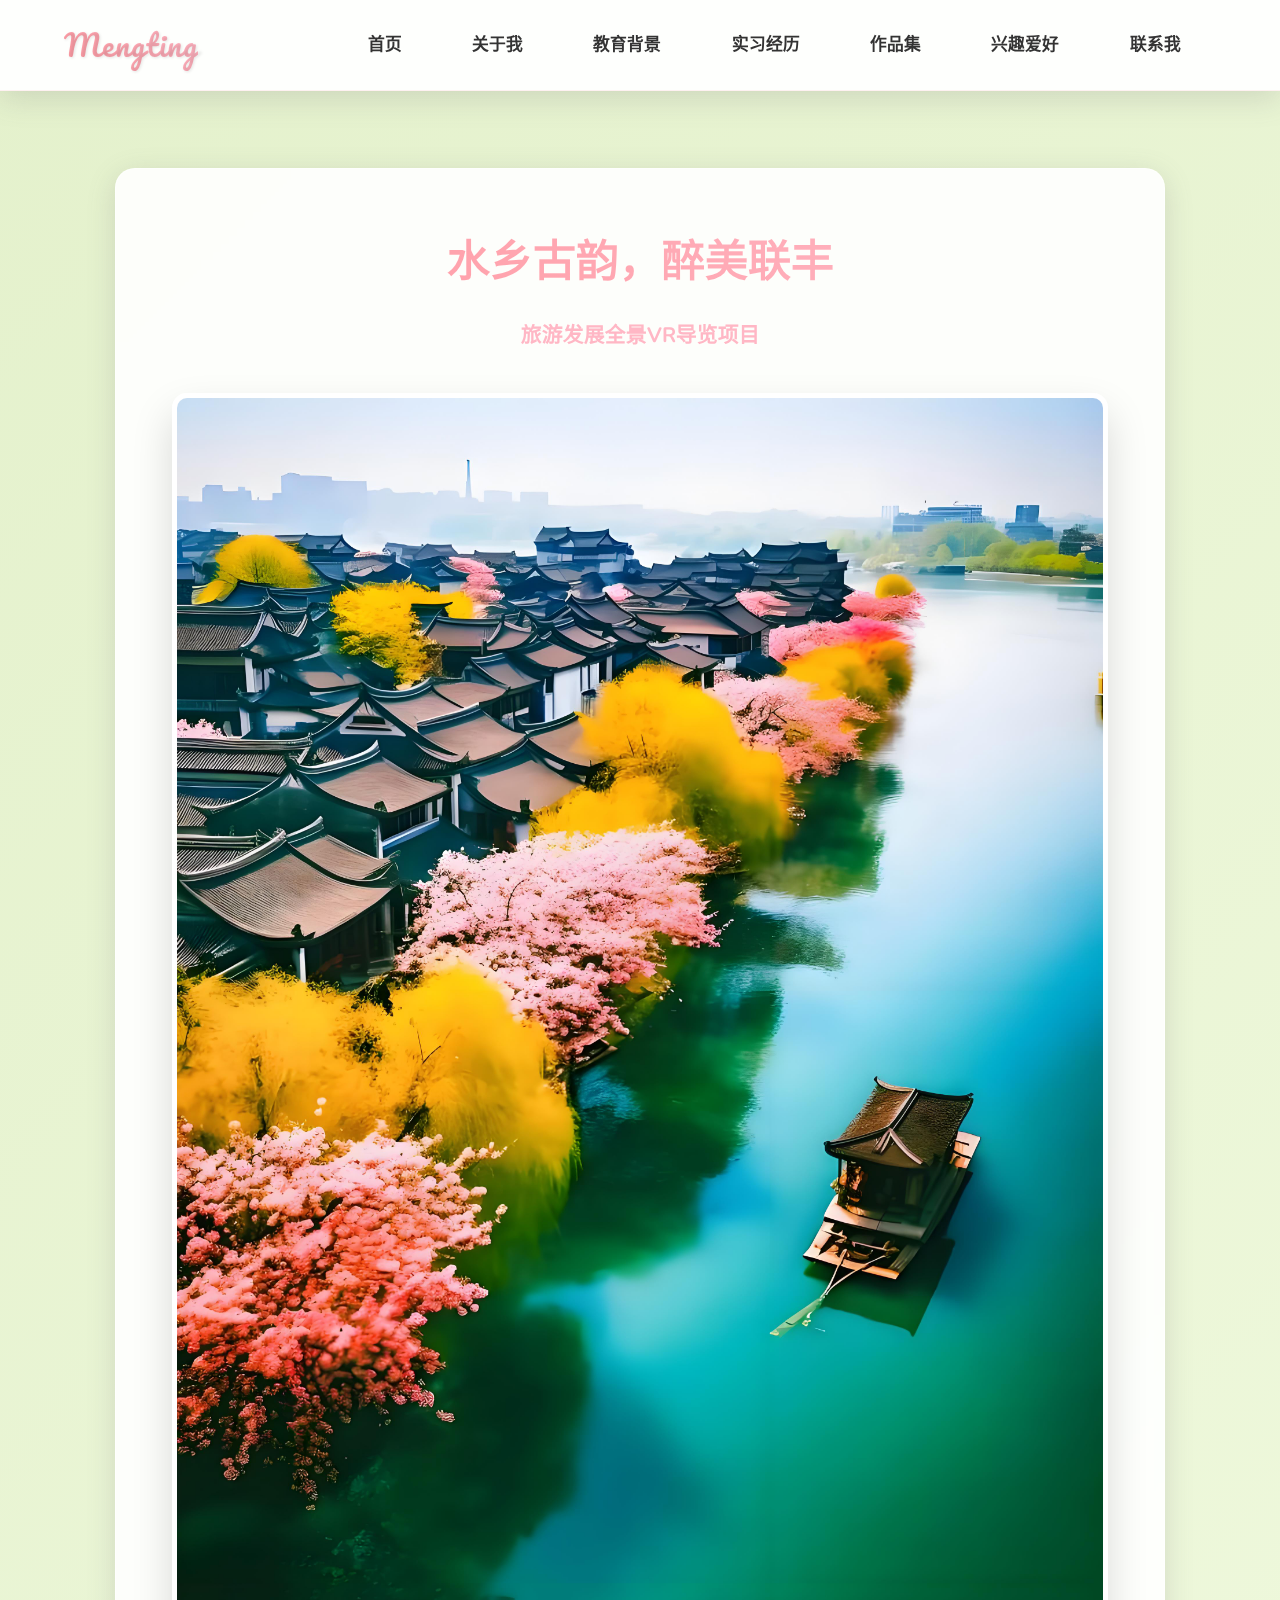
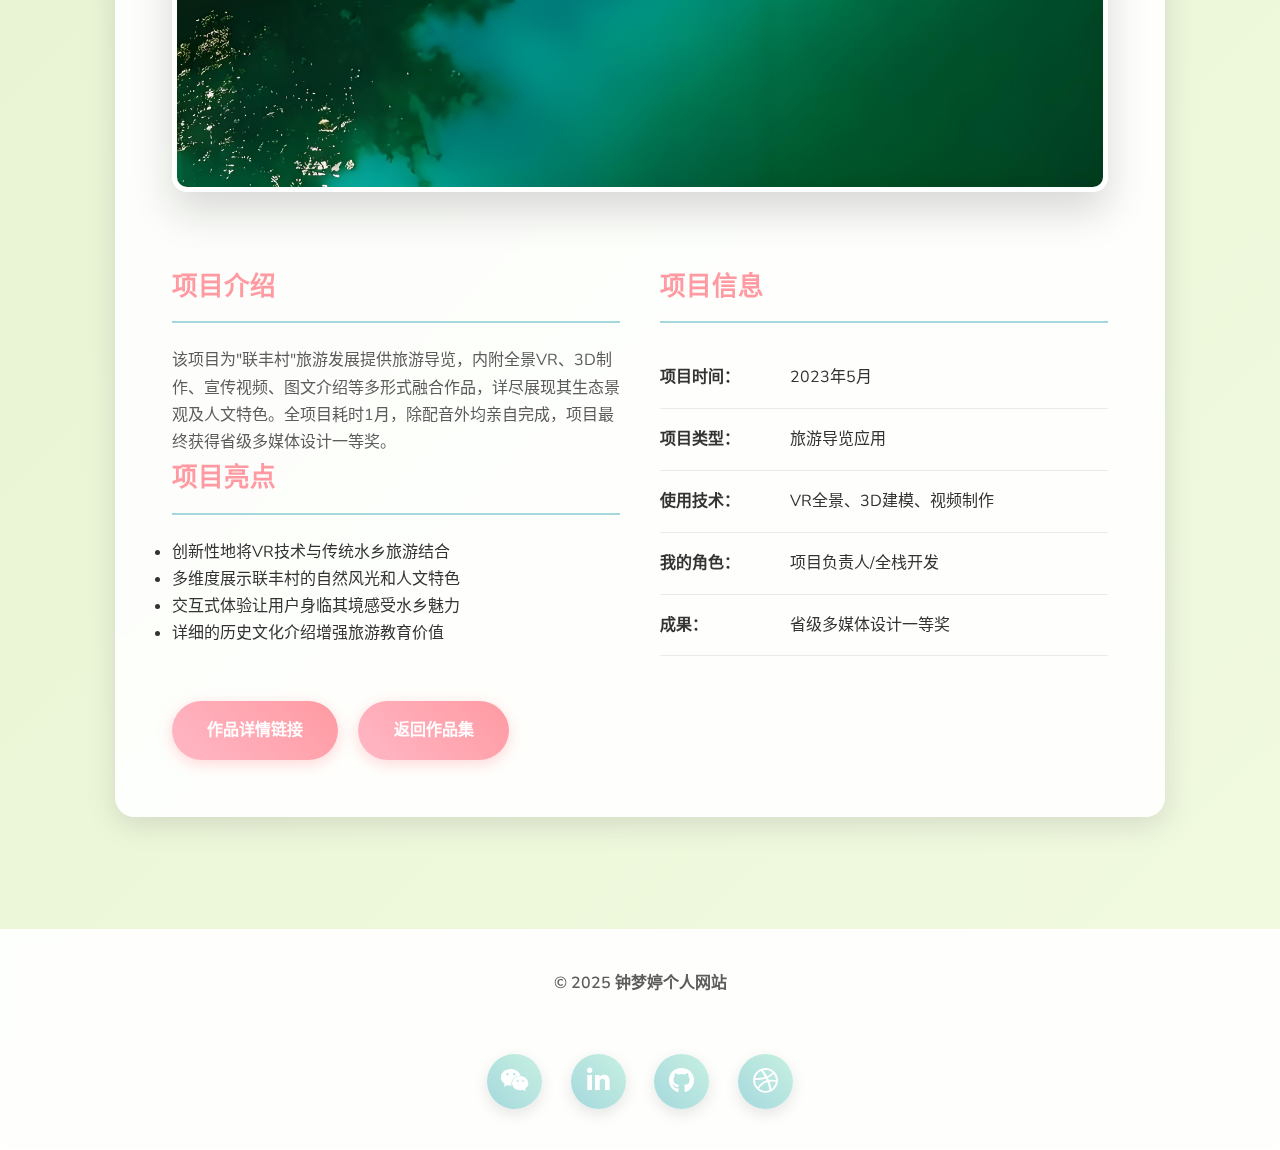
<file: portfolio-detail1.html>
<!DOCTYPE html>
<html lang="zh-CN">
<head>
    <meta charset="UTF-8">
    <meta name="viewport" content="width=device-width, initial-scale=1.0">
    <title>水乡古韵，醉美联丰 - 作品集详情</title>
    <link rel="stylesheet" href="https://cdnjs.cloudflare.com/ajax/libs/font-awesome/6.4.0/css/all.min.css">
    <link href="https://fonts.googleapis.com/css2?family=Nunito:wght@300;400;600;700&family=Pacifico&display=swap" rel="stylesheet">
    <link rel="stylesheet" href="css/style.css">
</head>
<body>
    <!-- 导航 -->
    <nav>
        <div class="logo">Mengting</div>
        <ul class="nav-links">
            <li><a href="index.html">首页</a></li>
            <li><a href="about.html">关于我</a></li>
            <li><a href="education.html">教育背景</a></li>
            <li><a href="experience1.html">实习经历</a></li>
            <li><a href="portfolio.html" class="active">作品集</a></li>
            <li><a href="hobbies.html">兴趣爱好</a></li>
            <li><a href="contact.html">联系我</a></li>
        </ul>
    </nav>

    <!-- 作品集详情 -->
    <section class="page">
        <div class="content">
            <div class="portfolio-detail">
                <div class="portfolio-header">
                    <h1 class="portfolio-title">水乡古韵，醉美联丰</h1>
                    <div class="portfolio-subtitle">旅游发展全景VR导览项目</div>
                </div>
                
                <img src="images/zp2.jpg" alt="水乡古韵，醉美联丰" class="portfolio-image">
                
                <div class="portfolio-content">
                    <div class="portfolio-desc">
                        <h3>项目介绍</h3>
                        <p>该项目为"联丰村"旅游发展提供旅游导览，内附全景VR、3D制作、宣传视频、图文介绍等多形式融合作品，详尽展现其生态景观及人文特色。全项目耗时1月，除配音外均亲自完成，项目最终获得省级多媒体设计一等奖。</p>
                        
                        <h3>项目亮点</h3>
                        <ul>
                            <li>创新性地将VR技术与传统水乡旅游结合</li>
                            <li>多维度展示联丰村的自然风光和人文特色</li>
                            <li>交互式体验让用户身临其境感受水乡魅力</li>
                            <li>详细的历史文化介绍增强旅游教育价值</li>
                        </ul>
                    </div>
                    
                    <div class="portfolio-info">
                        <h3>项目信息</h3>
                        <ul>
                            <li><strong>项目时间：</strong>2023年5月</li>
                            <li><strong>项目类型：</strong>旅游导览应用</li>
                            <li><strong>使用技术：</strong>VR全景、3D建模、视频制作</li>
                            <li><strong>我的角色：</strong>项目负责人/全栈开发</li>
                            <li><strong>成果：</strong>省级多媒体设计一等奖</li>
                        </ul>
                    </div>
                </div>
                
                <a target="_blank" href="https://720yun.com/t/f0vkOw8bOdw#scene_id=54032021" class="back-btn">作品详情链接</a>
                <a href="portfolio.html" class="back-btn">返回作品集</a>
            </div>
        </div>
    </section>

    <!-- 页脚 -->
    <footer>
        <p>© 2025 钟梦婷个人网站</p>
        <div class="social-links">
            <a href="#" class="social-link"><i class="fab fa-weixin"></i></a>
            <a href="#" class="social-link"><i class="fab fa-linkedin-in"></i></a>
            <a href="#" class="social-link"><i class="fab fa-github"></i></a>
            <a href="#" class="social-link"><i class="fab fa-dribbble"></i></a>
        </div>
    </footer>
</body>
</html>
</file>
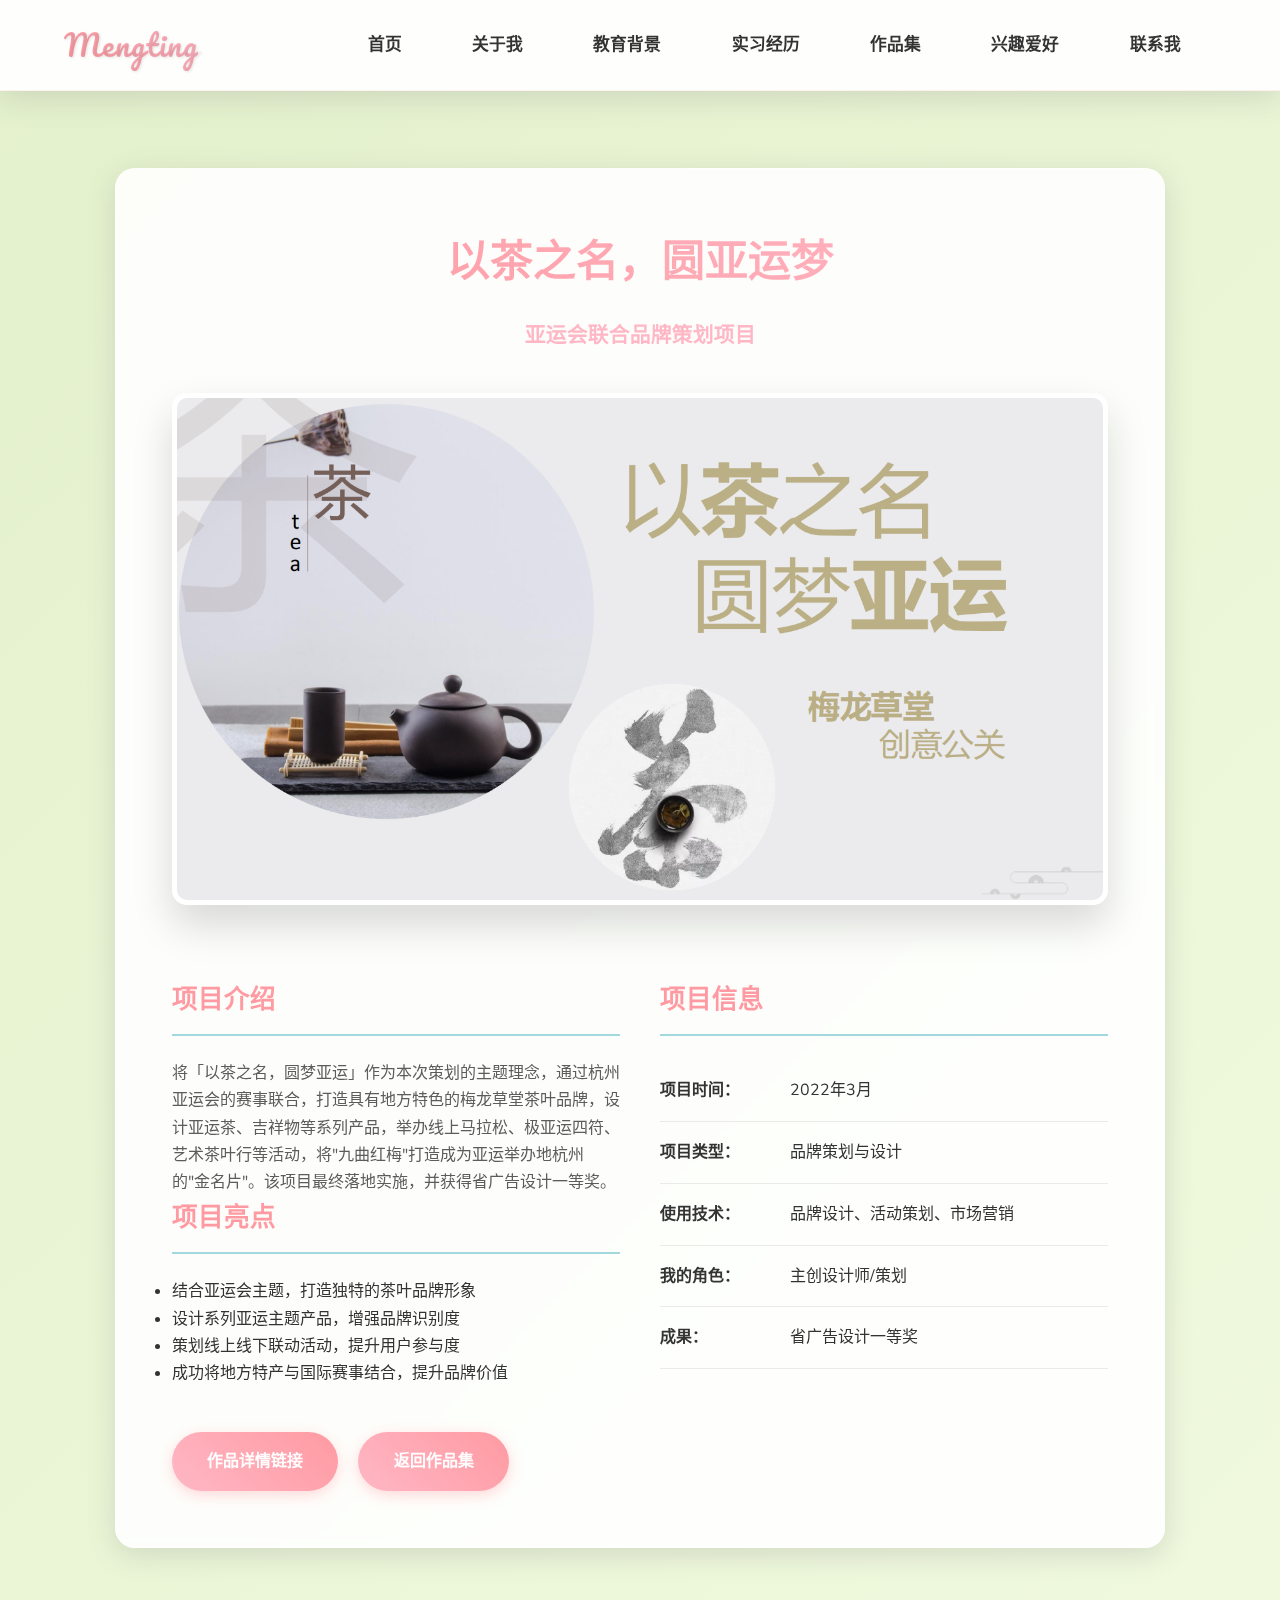
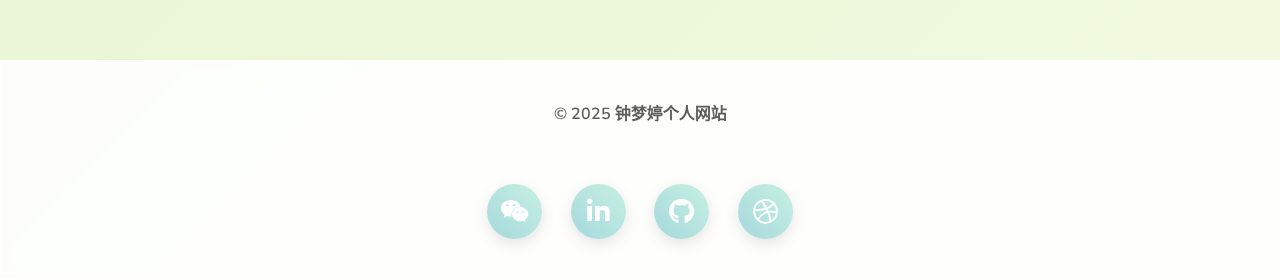
<file: portfolio-detail2.html>
<!DOCTYPE html>
<html lang="zh-CN">
<head>
    <meta charset="UTF-8">
    <meta name="viewport" content="width=device-width, initial-scale=1.0">
    <title>以茶之名，圆亚运梦 - 作品集详情</title>
    <link rel="stylesheet" href="https://cdnjs.cloudflare.com/ajax/libs/font-awesome/6.4.0/css/all.min.css">
    <link href="https://fonts.googleapis.com/css2?family=Nunito:wght@300;400;600;700&family=Pacifico&display=swap" rel="stylesheet">
    <link rel="stylesheet" href="css/style.css">
</head>
<body>
    <!-- 导航 -->
    <nav>
        <div class="logo">Mengting</div>
        <ul class="nav-links">
            <li><a href="index.html">首页</a></li>
            <li><a href="about.html">关于我</a></li>
            <li><a href="education.html">教育背景</a></li>
            <li><a href="experience1.html">实习经历</a></li>
            <li><a href="portfolio.html" class="active">作品集</a></li>
            <li><a href="hobbies.html">兴趣爱好</a></li>
            <li><a href="contact.html">联系我</a></li>
        </ul>
    </nav>

    <!-- 作品集详情 -->
    <section class="page">
        <div class="content">
            <div class="portfolio-detail">
                <div class="portfolio-header">
                    <h1 class="portfolio-title">以茶之名，圆亚运梦</h1>
                    <div class="portfolio-subtitle">亚运会联合品牌策划项目</div>
                </div>
                
                <img src="images/zp.png" alt="以茶之名，圆亚运梦" class="portfolio-image">
                
                <div class="portfolio-content">
                    <div class="portfolio-desc">
                        <h3>项目介绍</h3>
                        <p>将「以茶之名，圆梦亚运」作为本次策划的主题理念，通过杭州亚运会的赛事联合，打造具有地方特色的梅龙草堂茶叶品牌，设计亚运茶、吉祥物等系列产品，举办线上马拉松、极亚运四符、艺术茶叶行等活动，将"九曲红梅"打造成为亚运举办地杭州的"金名片"。该项目最终落地实施，并获得省广告设计一等奖。</p>
                        
                        <h3>项目亮点</h3>
                        <ul>
                            <li>结合亚运会主题，打造独特的茶叶品牌形象</li>
                            <li>设计系列亚运主题产品，增强品牌识别度</li>
                            <li>策划线上线下联动活动，提升用户参与度</li>
                            <li>成功将地方特产与国际赛事结合，提升品牌价值</li>
                        </ul>
                    </div>
                    
                    <div class="portfolio-info">
                        <h3>项目信息</h3>
                        <ul>
                            <li><strong>项目时间：</strong>2022年3月</li>
                            <li><strong>项目类型：</strong>品牌策划与设计</li>
                            <li><strong>使用技术：</strong>品牌设计、活动策划、市场营销</li>
                            <li><strong>我的角色：</strong>主创设计师/策划</li>
                            <li><strong>成果：</strong>省广告设计一等奖</li>
                        </ul>
                    </div>
                </div>
                
                <a target="_blank" href="images/yczm.pdf" class="back-btn">作品详情链接</a>
                <a href="portfolio.html" class="back-btn">返回作品集</a>
            </div>
        </div>
    </section>

    <!-- 页脚 -->
    <footer>
        <p>© 2025 钟梦婷个人网站</p>
        <div class="social-links">
            <a href="#" class="social-link"><i class="fab fa-weixin"></i></a>
            <a href="#" class="social-link"><i class="fab fa-linkedin-in"></i></a>
            <a href="#" class="social-link"><i class="fab fa-github"></i></a>
            <a href="#" class="social-link"><i class="fab fa-dribbble"></i></a>
        </div>
    </footer>
</body>
</html>
</file>
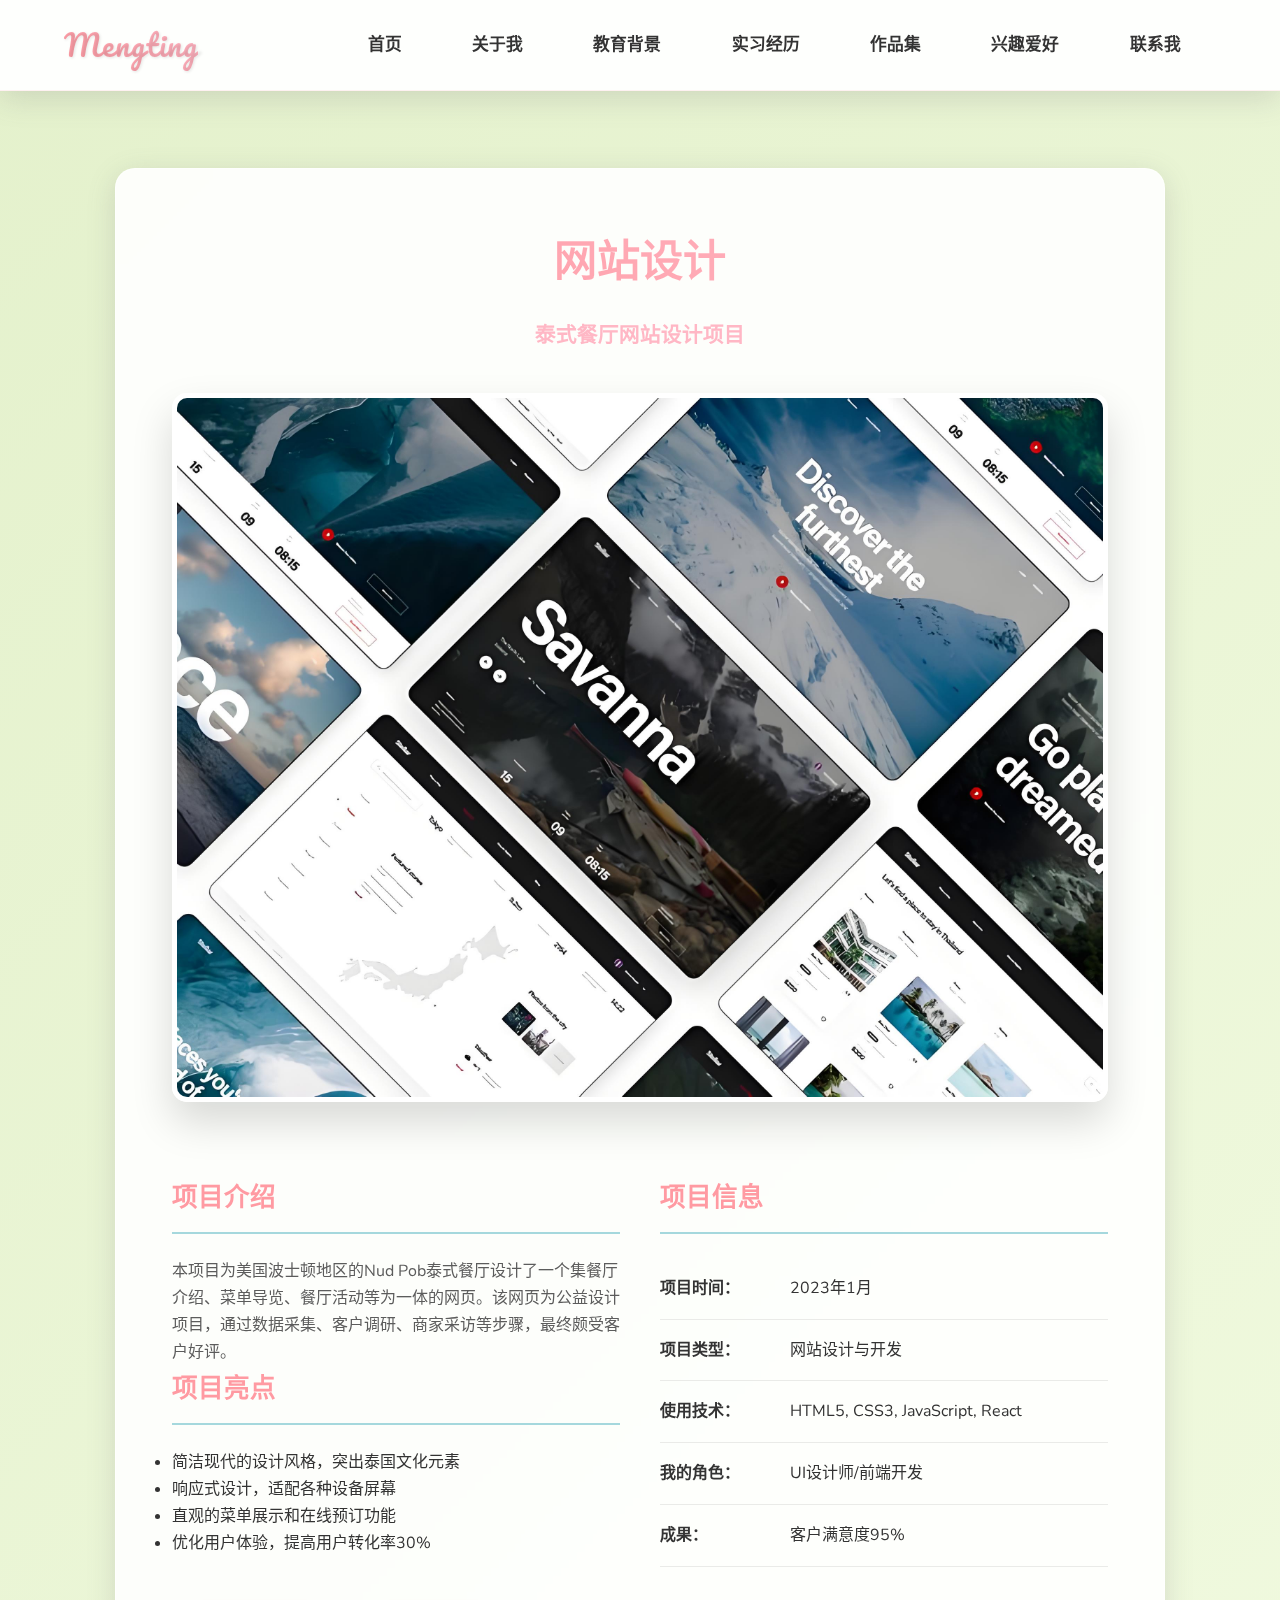
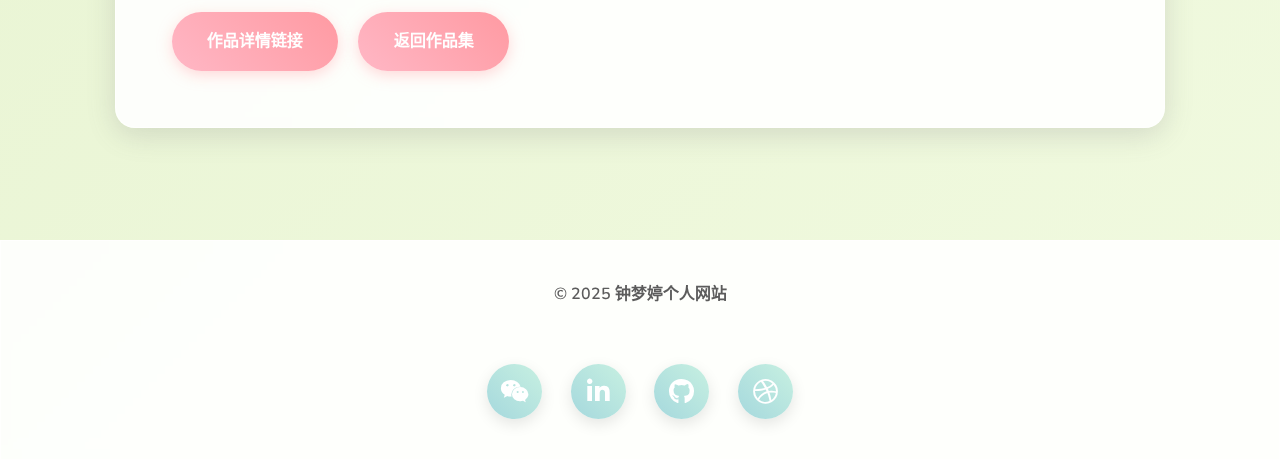
<file: portfolio-detail3.html>
<!DOCTYPE html>
<html lang="zh-CN">
<head>
    <meta charset="UTF-8">
    <meta name="viewport" content="width=device-width, initial-scale=1.0">
    <title>网站设计 - 作品集详情</title>
    <link rel="stylesheet" href="https://cdnjs.cloudflare.com/ajax/libs/font-awesome/6.4.0/css/all.min.css">
    <link href="https://fonts.googleapis.com/css2?family=Nunito:wght@300;400;600;700&family=Pacifico&display=swap" rel="stylesheet">
    <link rel="stylesheet" href="css/style.css">
</head>
<body>
    <!-- 导航 -->
    <nav>
        <div class="logo">Mengting</div>
        <ul class="nav-links">
            <li><a href="index.html">首页</a></li>
            <li><a href="about.html">关于我</a></li>
            <li><a href="education.html">教育背景</a></li>
            <li><a href="experience1.html">实习经历</a></li>
            <li><a href="portfolio.html" class="active">作品集</a></li>
            <li><a href="hobbies.html">兴趣爱好</a></li>
            <li><a href="contact.html">联系我</a></li>
        </ul>
    </nav>

    <!-- 作品集详情 -->
    <section class="page">
        <div class="content">
            <div class="portfolio-detail">
                <div class="portfolio-header">
                    <h1 class="portfolio-title">网站设计</h1>
                    <div class="portfolio-subtitle">泰式餐厅网站设计项目</div>
                </div>
                
                <img src="images/zp1.jpg" alt="网站设计" class="portfolio-image">
                
                <div class="portfolio-content">
                    <div class="portfolio-desc">
                        <h3>项目介绍</h3>
                        <p>本项目为美国波士顿地区的Nud Pob泰式餐厅设计了一个集餐厅介绍、菜单导览、餐厅活动等为一体的网页。该网页为公益设计项目，通过数据采集、客户调研、商家采访等步骤，最终颇受客户好评。</p>
                        
                        <h3>项目亮点</h3>
                        <ul>
                            <li>简洁现代的设计风格，突出泰国文化元素</li>
                            <li>响应式设计，适配各种设备屏幕</li>
                            <li>直观的菜单展示和在线预订功能</li>
                            <li>优化用户体验，提高用户转化率30%</li>
                        </ul>
                    </div>
                    
                    <div class="portfolio-info">
                        <h3>项目信息</h3>
                        <ul>
                            <li><strong>项目时间：</strong>2023年1月</li>
                            <li><strong>项目类型：</strong>网站设计与开发</li>
                            <li><strong>使用技术：</strong>HTML5, CSS3, JavaScript, React</li>
                            <li><strong>我的角色：</strong>UI设计师/前端开发</li>
                            <li><strong>成果：</strong>客户满意度95%</li>
                        </ul>
                    </div>
                </div>
                
                <a target="_blank" href="https://2024.philemerge.com/b_group2/" class="back-btn">作品详情链接</a>
                <a href="portfolio.html" class="back-btn">返回作品集</a>
            </div>
        </div>
    </section>

    <!-- 页脚 -->
    <footer>
        <p>© 2025 钟梦婷个人网站</p>
        <div class="social-links">
            <a href="#" class="social-link"><i class="fab fa-weixin"></i></a>
            <a href="#" class="social-link"><i class="fab fa-linkedin-in"></i></a>
            <a href="#" class="social-link"><i class="fab fa-github"></i></a>
            <a href="#" class="social-link"><i class="fab fa-dribbble"></i></a>
        </div>
    </footer>
</body>
</html>
</file>
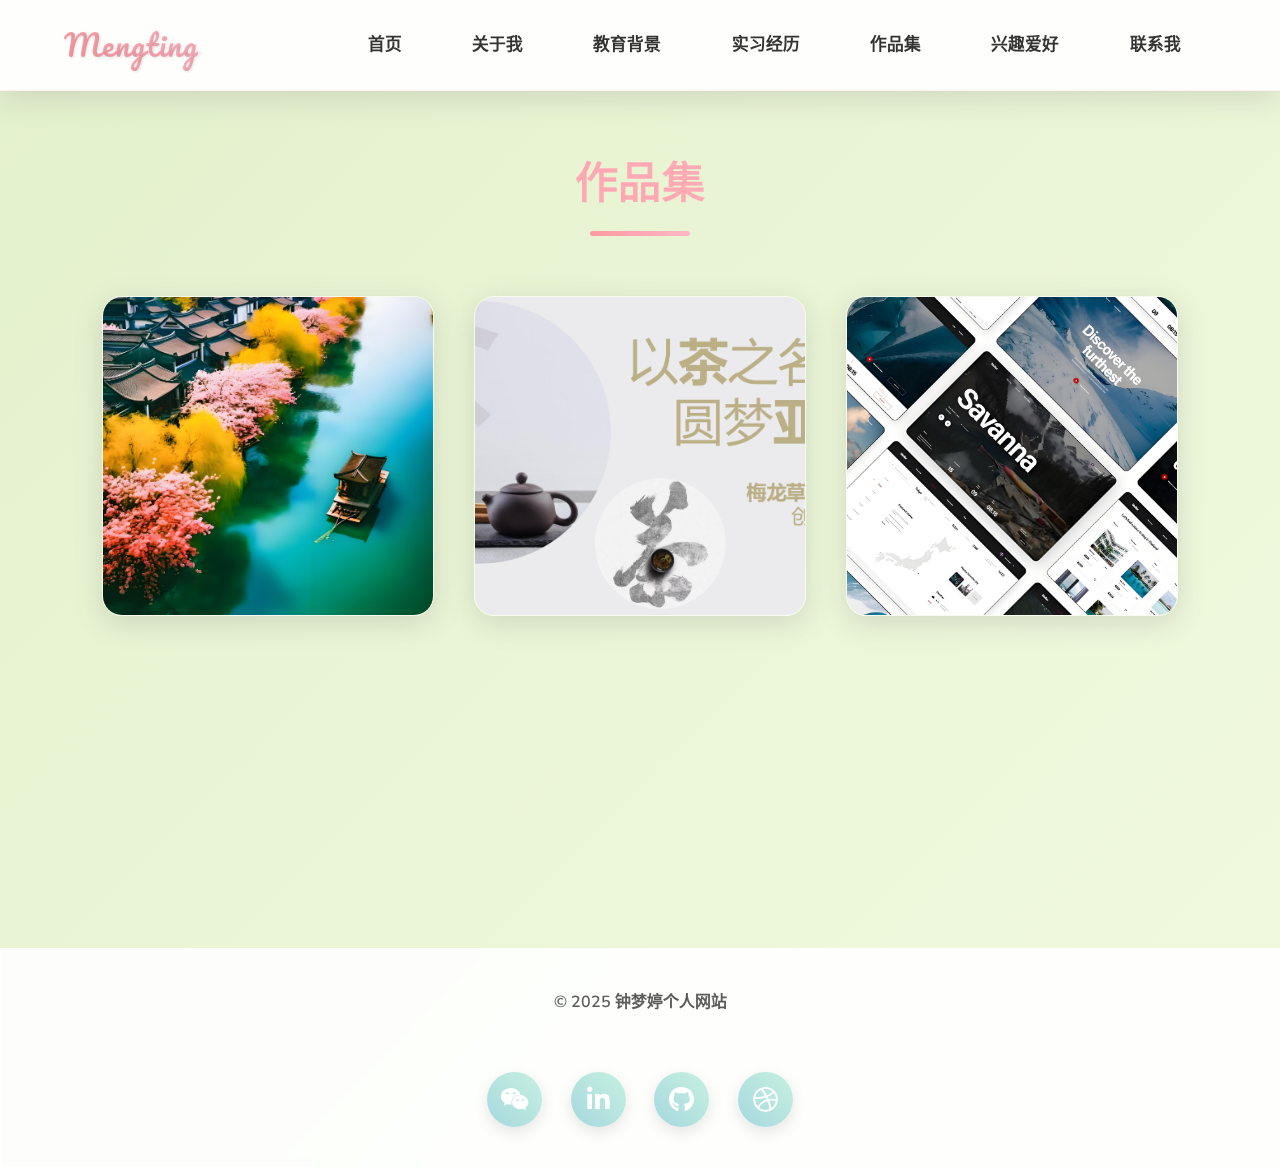
<file: portfolio.html>
<!DOCTYPE html>
<html lang="zh-CN">
<head>
    <meta charset="UTF-8">
    <meta name="viewport" content="width=device-width, initial-scale=1.0">
    <title>作品集</title>
    <link rel="stylesheet" href="https://cdnjs.cloudflare.com/ajax/libs/font-awesome/6.4.0/css/all.min.css">
    <link href="https://fonts.googleapis.com/css2?family=Nunito:wght@300;400;600;700&family=Pacifico&display=swap" rel="stylesheet">
    <link rel="stylesheet" href="css/style.css">
</head>
<body>
    <!-- 导航 -->
    <nav>
        <div class="logo">Mengting</div>
        <ul class="nav-links">
            <li><a href="index.html">首页</a></li>
            <li><a href="about.html">关于我</a></li>
            <li><a href="education.html">教育背景</a></li>
            <li><a href="experience1.html">实习经历</a></li>
            <li><a href="portfolio.html" class="active">作品集</a></li>
            <li><a href="hobbies.html">兴趣爱好</a></li>
            <li><a href="contact.html">联系我</a></li>
        </ul>
    </nav>

    <!-- 作品集 -->
    <section class="page">
        <h2 class="section-title">作品集</h2>
        <div class="content">
            <div class="portfolio-grid">
                <a href="portfolio-detail1.html" class="portfolio-item">
                    <img src="images/zp2.jpg" class="portfolio-img" />
                    <div class="portfolio-overlay">
                        <h3>水乡古韵，醉美联丰</h3>
                        <p>旅游发展全景VR导览项目</p>
                        <div class="portfolio-btn">查看详情</div>
                    </div>
                </a>
                
                <a href="portfolio-detail2.html" class="portfolio-item">
                    <img src="images/zp.png" class="portfolio-img" />
                    <div class="portfolio-overlay">
                        <h3>以茶之名，圆亚运梦</h3>
                        <p>亚运会联合品牌策划项目</p>
                        <div class="portfolio-btn">查看详情</div>
                    </div>
                </a>
                
                <a href="portfolio-detail3.html" class="portfolio-item">
                    <img src="images/zp1.jpg" class="portfolio-img" />
                    <div class="portfolio-overlay">
                        <h3>网站设计</h3>
                        <p>泰式餐厅网站设计项目</p>
                        <div class="portfolio-btn">查看详情</div>
                    </div>
                </a>
            </div>
        </div>
    </section>

    <!-- 页脚 -->
    <footer>
        <p>© 2025 钟梦婷个人网站</p>
        <div class="social-links">
            <a href="#" class="social-link"><i class="fab fa-weixin"></i></a>
            <a href="#" class="social-link"><i class="fab fa-linkedin-in"></i></a>
            <a href="#" class="social-link"><i class="fab fa-github"></i></a>
            <a href="#" class="social-link"><i class="fab fa-dribbble"></i></a>
        </div>
    </footer>
</body>
</html>
</file>
<file: css/style.css>
/* style.css - 共享样式文件 */
:root {
    --primary: #a5d8dd;
    --secondary: #c7f0e1;
    --accent: #ffb7c5;
    --light: #ff9aa2;
    --dark: #5c5c5c;
    --cream: #fffaf3;
    --lavender: #e6e6ff;
    --text: #4a4a4a;
    --text-dark: #333;
    --shadow: rgba(100, 100, 111, 0.2) 0px 7px 29px 0px;
    --transition: all 0.4s cubic-bezier(0.175, 0.885, 0.32, 1.275);
}

* {
    margin: 0;
    padding: 0;
    box-sizing: border-box;
}

h1, .motto, p {
    color: var(--dark);
}

a {
    text-decoration: none;
}

html {
    scroll-behavior: smooth;
}

body {
    font-family: 'Nunito', 'Segoe UI', Tahoma, Geneva, Verdana, sans-serif;
    color: var(--text-dark);
    line-height: 1.7;
    overflow-x: hidden;
    position: relative;
    min-height: 100vh;
    background: linear-gradient(135deg, #e4f1cc 0%, #f1fae0 100%);
}

/* 导航样式 */
nav {
    position: fixed;
    top: 0;
    left: 0;
    width: 100%;
    background: rgba(255, 255, 255, 0.95);
    box-shadow: var(--shadow);
    z-index: 1000;
    display: flex;
    justify-content: space-between;
    align-items: center;
    padding: 1.2rem 5%;
    backdrop-filter: blur(12px);
    border-bottom: 1px solid rgba(255, 183, 197, 0.2);
    transition: var(--transition);
}

nav.scrolled {
    padding: 0.9rem 5%;
    background: rgba(255, 255, 255, 0.98);
}

.logo {
    font-family: 'Pacifico', cursive;
    font-size: 1.9rem;
    color: var(--light);
    text-shadow: 1px 1px 3px rgba(0,0,0,0.1);
    letter-spacing: 1px;
    background: linear-gradient(45deg, var(--light), var(--accent));
    background-clip: text;
    -webkit-text-fill-color: transparent;
}

.nav-links {
    display: flex;
    list-style: none;
}

.nav-links li {
    margin: 0 1rem;
}

.nav-links a {
    text-decoration: none;
    color: var(--text-dark);
    font-weight: 700;
    font-size: 1.05rem;
    padding: 0.6rem 1.2rem;
    border-radius: 25px;
    transition: var(--transition);
    position: relative;
}

.nav-links a:hover {
    color: var(--light);
    background: rgba(255, 154, 162, 0.1);
}

.nav-links a::after {
    content: '';
    position: absolute;
    bottom: 0;
    left: 50%;
    transform: translateX(-50%);
    width: 0;
    height: 3px;
    background: var(--light);
    border-radius: 2px;
    transition: var(--transition);
}

.nav-links a:hover::after {
    width: 60%;
}

/* 页面容器 */
.page {
    min-height: 100vh;
    padding: 8rem 8% 4rem;
}

/* 通用部分样式 */
.section-title {
    text-align: center;
    font-size: 2.7rem;
    color: var(--text-dark);
    position: relative;
    display: inline-block;
    font-weight: 700;
    letter-spacing: 0.5px;
    background: linear-gradient(45deg, var(--light), var(--accent));
    background-clip: text;
    -webkit-text-fill-color: transparent;
    margin: 1.2rem 0;
    width: 100%;
}

.section-title::after {
    content: '';
    position: absolute;
    bottom: -15px;
    left: 50%;
    transform: translateX(-50%);
    width: 100px;
    height: 5px;
    background: linear-gradient(to right, var(--light), var(--accent));
    border-radius: 3px;
    transition: var(--transition);
}

.section-title:hover::after {
    width: 130px;
}

.content {
    max-width: 1200px;
    margin: 0 auto;
}

/* 卡片通用样式 */
.card {
    background: rgba(255, 255, 255, 0.85);
    border-radius: 20px;
    box-shadow: var(--shadow);
    transition: var(--transition);
    padding: 2rem;
    backdrop-filter: blur(8px);
    border: 1px solid rgba(255, 255, 255, 0.6);
}

.card:hover {
    transform: translateY(-10px);
    box-shadow: 0 15px 40px rgba(0,0,0,0.15);
    background: rgba(255, 255, 255, 0.95);
}

/* 关于我页面 */
.about-content {
    display: flex;
    align-items: center;
    gap: 4.5rem;
    margin-top: 2.5rem;
}

.profile-img {
    flex: 1;
    border-radius: 20px;
    overflow: hidden;
    box-shadow: 0 20px 40px rgba(0,0,0,0.15);
    max-width: 420px;
    transform: rotate(-3deg);
    transition: var(--transition);
    border: 5px solid white;
}

.profile-img:hover {
    transform: rotate(0) scale(1.02);
}

.profile-img img {
    width: 100%;
    height: auto;
    display: block;
    transition: transform 0.5s ease;
}

.profile-img:hover img {
    transform: scale(1.05);
}

.about-text {
    flex: 1;
}

.about-text h2 {
    font-size: 2.2rem;
    color: var(--light);
    margin-bottom: 1.8rem;
    background: linear-gradient(45deg, var(--light), var(--accent));
    background-clip: text;
    -webkit-text-fill-color: transparent;
}

.about-text p {
    margin-bottom: 1.8rem;
    font-size: 1.12rem;
    line-height: 1.8;
    color: var(--text-dark);
}

.skills {
    display: flex;
    flex-wrap: wrap;
    gap: 0.88rem;
    margin-top: 1.8rem;
}

.skill {
    background: linear-gradient(45deg, var(--primary), var(--secondary));
    color: var(--text-dark);
    padding: 0.6rem 1.4rem;
    border-radius: 25px;
    font-size: 0.95rem;
    transition: var(--transition);
    box-shadow: 0 4px 15px rgba(0,0,0,0.08);
    font-weight: 600;
}

.skill:hover {
    transform: translateY(-5px);
    box-shadow: 0 8px 20px rgba(0,0,0,0.12);
}

/* 教育背景 */
.timeline {
    position: relative;
    max-width: 940px;
    margin: 4rem auto 0;
    padding: 0 2rem;
}

.timeline::before {
    content: '';
    position: absolute;
    top: 0;
    bottom: 0;
    left: 50%;
    width: 5px;
    background: linear-gradient(to bottom, var(--accent), var(--light));
    transform: translateX(-50%);
    border-radius: 5px;
}

.timeline-item {
    position: relative;
    width: 50%;
    padding: 1.8rem 2.8rem;
    margin-bottom: 2.5rem;
}

.timeline-item:nth-child(odd) {
    left: 0;
}

.timeline-item:nth-child(even) {
    left: 50%;
}

.timeline-content {
    background: rgba(255, 255, 255, 0.9);
    border-radius: 20px;
    padding: 2.2rem;
    box-shadow: var(--shadow);
    position: relative;
    transition: var(--transition);
    backdrop-filter: blur(5px);
    border: 1px solid rgba(255, 255, 255, 0.6);
}

.timeline-content:hover {
    transform: translateY(-10px);
    box-shadow: 0 20px 40px rgba(0,0,0,0.15);
}

.timeline-content::before {
    content: '';
    position: absolute;
    top: 35px;
    right: -16px;
    width: 32px;
    height: 32px;
    background: white;
    transform: rotate(45deg);
    box-shadow: 3px -3px 10px rgba(0,0,0,0.05);
}

.timeline-item:nth-child(even) .timeline-content::before {
    left: -16px;
    right: auto;
    box-shadow: -3px 3px 10px rgba(0,0,0,0.05);
}

.timeline-content h3 {
    color: var(--light);
    margin-bottom: 0.7rem;
    font-weight: 700;
    background: linear-gradient(45deg, var(--light), var(--accent));
    background-clip: text;
    -webkit-text-fill-color: transparent;
}

.timeline-content .date {
    color: var(--accent);
    font-weight: 700;
    margin-bottom: 1.2rem;
    display: block;
    font-size: 1.1rem;
}

.timeline-content p {
    line-height: 1.8;
    color: var(--text-dark);
}

.timeline-content img{
    width: 100%;
    height: 100%;
    object-fit: contain;
}

/* 实习经历 */
.experience-container {
    max-width: 850px;
    margin: 0 auto;
    padding: 2.8rem;
    background: rgba(255, 255, 255, 0.9);
    border-radius: 20px;
    box-shadow: var(--shadow);
    margin-top: 2.5rem;
    backdrop-filter: blur(5px);
    border: 1px solid rgba(255, 255, 255, 0.6);
    transition: var(--transition);
}

.experience-container:hover {
    transform: translateY(-10px);
    box-shadow: 0 20px 40px rgba(0,0,0,0.15);
}

.exp-header {
    display: flex;
    justify-content: space-between;
    align-items: center;
    margin-bottom: 1.8rem;
    padding-bottom: 1.5rem;
    border-bottom: 2px solid var(--primary);
}

.exp-company {
    font-size: 1.9rem;
    color: var(--light);
    letter-spacing: 0.5px;
    background: linear-gradient(45deg, var(--light), var(--accent));
    background-clip: text;
    -webkit-text-fill-color: transparent;
}

.exp-date {
    background: linear-gradient(45deg, var(--primary), var(--secondary));
    padding: 0.6rem 1.4rem;
    border-radius: 25px;
    font-weight: 700;
    box-shadow: 0 4px 15px rgba(0,0,0,0.08);
    color: var(--text-dark);
}

.exp-position {
    font-size: 1.45rem;
    margin-bottom: 1.2rem;
    color: var(--text-dark);
    font-weight: 700;
}

.exp-description {
    margin-bottom: 1.8rem;
    line-height: 1.9;
    color: var(--text-dark);
}

.exp-description p {
    margin-bottom: 1.2rem;
}

.exp-skills {
    display: flex;
    flex-wrap: wrap;
    gap: 1rem;
    margin-top: 2.5rem;
}

.exp-skill {
    background: linear-gradient(45deg, var(--primary), var(--secondary));
    color: var(--text-dark);
    padding: 0.5rem 1.2rem;
    border-radius: 25px;
    font-size: 0.95rem;
    transition: var(--transition);
    box-shadow: 0 4px 15px rgba(0,0,0,0.08);
    font-weight: 600;
}

.exp-skill:hover {
    transform: translateY(-5px);
    box-shadow: 0 8px 20px rgba(0,0,0,0.12);
}

.exp-nav {
    display: flex;
    justify-content: space-between;
    margin-top: 3.5rem;
}

.exp-btn {
    background: linear-gradient(45deg, var(--accent), var(--light));
    color: white;
    border: none;
    padding: 0.9rem 1.8rem;
    border-radius: 30px;
    font-size: 1rem;
    cursor: pointer;
    transition: var(--transition);
    box-shadow: 0 4px 15px rgba(255, 154, 162, 0.4);
    display: flex;
    align-items: center;
    gap: 0.6rem;
    font-weight: 700;
}

.exp-btn:hover {
    transform: translateY(-5px);
    box-shadow: 0 8px 20px rgba(255, 154, 162, 0.6);
}

/* 作品集列表 */
.portfolio-grid {
    display: grid;
    grid-template-columns: repeat(auto-fill, minmax(320px, 1fr));
    gap: 2.5rem;
    margin-top: 3.5rem;
}

.portfolio-item {
    border-radius: 20px;
    overflow: hidden;
    box-shadow: var(--shadow);
    position: relative;
    transition: var(--transition);
    height: 320px;
    border: 1px solid rgba(255, 255, 255, 0.6);
}

.portfolio-item:hover {
    transform: translateY(-12px);
    box-shadow: 0 20px 40px rgba(0,0,0,0.15);
}

.portfolio-img {
    width: 100%;
    height: 100%;
    object-fit: cover;
    transition: transform 0.8s ease;
}

.portfolio-item:hover .portfolio-img {
    transform: scale(1.1);
}

.portfolio-overlay {
    position: absolute;
    top: 0;
    left: 0;
    width: 100%;
    height: 100%;
    background: rgba(165, 216, 221, 0.92);
    display: flex;
    flex-direction: column;
    justify-content: center;
    align-items: center;
    opacity: 0;
    transition: var(--transition);
    padding: 2.2rem;
    text-align: center;
    backdrop-filter: blur(2px);
}

.portfolio-item:hover .portfolio-overlay {
    opacity: 1;
}

.portfolio-overlay h3 {
    color: white;
    font-size: 1.9rem;
    margin-bottom: 1.2rem;
    text-shadow: 1px 1px 3px rgba(0,0,0,0.2);
    font-weight: 700;
}

.portfolio-overlay p {
    color: white;
    margin-bottom: 1.8rem;
    font-size: 1.1rem;
}

.portfolio-btn {
    background: white;
    color: var(--light);
    text-decoration: none;
    padding: 0.9rem 2rem;
    border-radius: 30px;
    font-weight: 700;
    transition: var(--transition);
    box-shadow: 0 4px 15px rgba(0,0,0,0.1);
}

.portfolio-btn:hover {
    transform: scale(1.08);
    box-shadow: 0 8px 20px rgba(0,0,0,0.15);
    background: var(--secondary);
    color: var(--text-dark);
}

/* 作品集详情 */
.portfolio-detail {
    max-width: 1050px;
    margin: 0 auto;
    background: rgba(255, 255, 255, 0.9);
    border-radius: 20px;
    box-shadow: var(--shadow);
    padding: 3.5rem;
    margin-top: 2.5rem;
    backdrop-filter: blur(5px);
    border: 1px solid rgba(255, 255, 255, 0.6);
    transition: var(--transition);
}

.portfolio-detail:hover {
    transform: translateY(-10px);
    box-shadow: 0 20px 40px rgba(0,0,0,0.15);
}

.portfolio-header {
    text-align: center;
    margin-bottom: 2.5rem;
}

.portfolio-title {
    font-size: 2.7rem;
    color: var(--light);
    margin-bottom: 1.2rem;
    background: linear-gradient(45deg, var(--light), var(--accent));
    background-clip: text;
    -webkit-text-fill-color: transparent;
}

.portfolio-subtitle {
    font-size: 1.3rem;
    color: var(--accent);
    margin-bottom: 1.8rem;
    font-weight: 700;
}

.portfolio-image {
    width: 100%;
    border-radius: 15px;
    margin-bottom: 2.5rem;
    box-shadow: 0 20px 40px rgba(0,0,0,0.15);
    transition: var(--transition);
    border: 5px solid white;
}

.portfolio-detail:hover .portfolio-image {
    box-shadow: 0 25px 50px rgba(0,0,0,0.2);
}

.portfolio-content {
    display: grid;
    grid-template-columns: 1fr 1fr;
    gap: 2.5rem;
    margin-top: 1.5rem;
}

.portfolio-info h3, .portfolio-desc h3 {
    font-size: 1.6rem;
    color: var(--light);
    margin-bottom: 1.5rem;
    padding-bottom: 0.8rem;
    border-bottom: 2px solid var(--primary);
    font-weight: 700;
}

.portfolio-info ul {
    list-style: none;
}

.portfolio-info li {
    padding: 1rem 0;
    border-bottom: 1px solid rgba(0,0,0,0.08);
    display: flex;
    line-height: 1.8;
    color: var(--text-dark);
}

.portfolio-info li strong {
    min-width: 130px;
    display: inline-block;
    color: var(--text-dark);
    font-weight: 700;
}

.back-btn {
    display: inline-block;
    margin-top: 2.8rem;
    background: linear-gradient(45deg, var(--accent), var(--light));
    color: white;
    text-decoration: none;
    padding: 1rem 2.2rem;
    border-radius: 30px;
    font-weight: 700;
    transition: var(--transition);
    box-shadow: 0 4px 15px rgba(255, 154, 162, 0.4);
    margin-right: 1rem;
}

.back-btn:hover {
    transform: translateY(-5px);
    box-shadow: 0 8px 20px rgba(255, 154, 162, 0.6);
}

/* 兴趣爱好 */
.hobbies-container {
    display: grid;
    grid-template-columns: repeat(auto-fit, minmax(270px, 1fr));
    gap: 2.5rem;
    margin-top: 3.5rem;
}

.hobby-card {
    background: rgba(255, 255, 255, 0.9);
    border-radius: 20px;
    overflow: hidden;
    box-shadow: var(--shadow);
    transition: var(--transition);
    backdrop-filter: blur(5px);
    border: 1px solid rgba(255, 255, 255, 0.6);
}

.hobby-card:hover {
    transform: translateY(-10px);
    box-shadow: 0 20px 40px rgba(0,0,0,0.15);
}

.hobby-img {
    width: 100%;
    height: 220px;
    object-fit: cover;
    transition: transform 0.8s ease;
}

.hobby-card:hover .hobby-img {
    transform: scale(1.08);
}

.hobby-content {
    padding: 1.8rem;
}

.hobby-content h3 {
    color: var(--light);
    margin-bottom: 1rem;
    font-weight: 700;
    background: linear-gradient(45deg, var(--light), var(--accent));
    background-clip: text;
    -webkit-text-fill-color: transparent;
}

.hobby-content p {
    color: var(--text-dark);
    line-height: 1.8;
}

/* 联系我 */
.contact-container {
    display: flex;
    gap: 4.5rem;
    margin-top: 1rem;
}

.contact-info {
    flex: 1;
    padding-top: 40px;
}

.contact-form {
    flex: 1;
}

.info-item {
    display: flex;
    align-items: center;
    margin-bottom: 2.2rem;
    padding: 1.5rem;
    background: rgba(255, 255, 255, 0.9);
    border-radius: 20px;
    box-shadow: var(--shadow);
    transition: var(--transition);
    backdrop-filter: blur(5px);
    border: 1px solid rgba(255, 255, 255, 0.6);
}

.info-item:hover {
    transform: translateY(-10px);
    box-shadow: 0 20px 40px rgba(0,0,0,0.15);
}

.info-icon {
    width: 65px;
    height: 65px;
    background: linear-gradient(45deg, var(--primary), var(--secondary));
    border-radius: 50%;
    display: flex;
    justify-content: center;
    align-items: center;
    margin-right: 1.8rem;
    flex-shrink: 0;
    transition: var(--transition);
    box-shadow: 0 4px 15px rgba(0,0,0,0.1);
}

.info-item:hover .info-icon {
    background: linear-gradient(45deg, var(--accent), var(--light));
    transform: scale(1.1);
}

.info-icon i {
    font-size: 1.9rem;
    color: white;
}

.info-text h3 {
    margin-bottom: 0.5rem;
    color: var(--text-dark);
    font-weight: 700;
}

.info-text p {
    color: var(--text-dark);
    font-weight: 500;
}

.form-group {
    margin-bottom: 1.8rem;
}

.form-group label {
    display: block;
    margin-bottom: 0.8rem;
    font-weight: 700;
    color: var(--text-dark);
    font-size: 1.05rem;
}

.form-group input,
.form-group textarea {
    width: 100%;
    padding: 1.2rem;
    border: 2px solid rgba(0,0,0,0.08);
    border-radius: 15px;
    font-family: 'Nunito', sans-serif;
    transition: var(--transition);
    background: rgba(255, 255, 255, 0.85);
    font-size: 1.05rem;
    color: var(--text-dark);
}

.form-group input:focus,
.form-group textarea:focus {
    border-color: var(--accent);
    outline: none;
    background: white;
    box-shadow: 0 5px 15px rgba(255, 183, 197, 0.3);
}

.form-group textarea {
    height: 170px;
    resize: vertical;
}

.submit-btn {
    background: linear-gradient(45deg, var(--accent), var(--light));
    color: white;
    border: none;
    padding: 1.2rem 2.8rem;
    font-size: 1.15rem;
    font-weight: 700;
    border-radius: 30px;
    cursor: pointer;
    transition: var(--transition);
    box-shadow: 0 5px 20px rgba(255, 154, 162, 0.5);
    letter-spacing: 0.5px;
}

.submit-btn:hover {
    transform: translateY(-5px);
    box-shadow: 0 10px 25px rgba(255, 154, 162, 0.7);
}

.social-links {
    display: flex;
    gap: 1.8rem;
    margin-top: 3.5rem;
    justify-content: center;
}

.social-link {
    width: 55px;
    height: 55px;
    border-radius: 50%;
    background: linear-gradient(45deg, var(--primary), var(--secondary));
    display: flex;
    justify-content: center;
    align-items: center;
    color: white;
    font-size: 1.6rem;
    transition: var(--transition);
    box-shadow: 0 5px 15px rgba(0,0,0,0.1);
}

.social-link:hover {
    transform: translateY(-8px);
    background: linear-gradient(45deg, var(--accent), var(--light));
    box-shadow: 0 10px 25px rgba(255, 154, 162, 0.5);
}

/* 页脚 */
footer {
    width: 100%;
    text-align: center;
    padding: 2.5rem;
    color: var(--text-dark);
    font-size: 1rem;
    background: rgba(255, 255, 255, 0.9);
    margin-top: 3rem;
    border-top: 1px solid rgba(255, 183, 197, 0.2);
    backdrop-filter: blur(5px);
    border: 1px solid rgba(255, 255, 255, 0.6);
}

footer p {
    font-weight: 600;
}

/* 动画效果 */
@keyframes float {
    0%, 100% { transform: translateY(0) rotate(0deg); }
    50% { transform: translateY(-20px) rotate(5deg); }
}

@keyframes rotate {
    from { transform: rotate(0deg); }
    to { transform: rotate(360deg); }
}

/* 响应式设计 */
@media (max-width: 1200px) {
    .page {
        padding: 8rem 6% 4rem;
    }
}

@media (max-width: 992px) {
    .section-title { font-size: 2.4rem; }
    .about-content { flex-direction: column; }
    .contact-container { flex-direction: column; }
    .timeline::before { left: 35px; }
    .timeline-item { width: 100%; left: 0 !important; padding-left: 80px; padding-right: 25px; }
    .timeline-content::before { left: -18px !important; right: auto; }
    .portfolio-content { grid-template-columns: 1fr; }
    .page {
        padding: 8rem 5% 4rem;
    }
}

@media (max-width: 768px) {
    .section-title { font-size: 2.1rem; }
    .nav-links { display: none; }
    .experience-container { padding: 2rem; }
    .portfolio-detail { padding: 2.5rem; }
    .exp-nav {
        flex-direction: column;
        gap: 1.5rem;
    }
    .exp-btn {
        width: 100%;
        justify-content: center;
    }
    .page {
        padding: 8rem 4% 4rem;
    }
    .hero-content h1 {
        font-size: 3rem;
    }
    .hero-content .motto {
        font-size: 1.4rem;
    }
}

@media (max-width: 576px) {
    .section-title { font-size: 1.9rem; }
    .portfolio-grid { grid-template-columns: 1fr; }
    .hobbies-container { grid-template-columns: 1fr; }
    .logo { font-size: 1.6rem; }
    .page {
        padding: 8rem 3% 4rem;
    }
    .hero-content h1 {
        font-size: 2.5rem;
    }
    .hero-content .motto {
        font-size: 1.2rem;
    }
}
</file>
